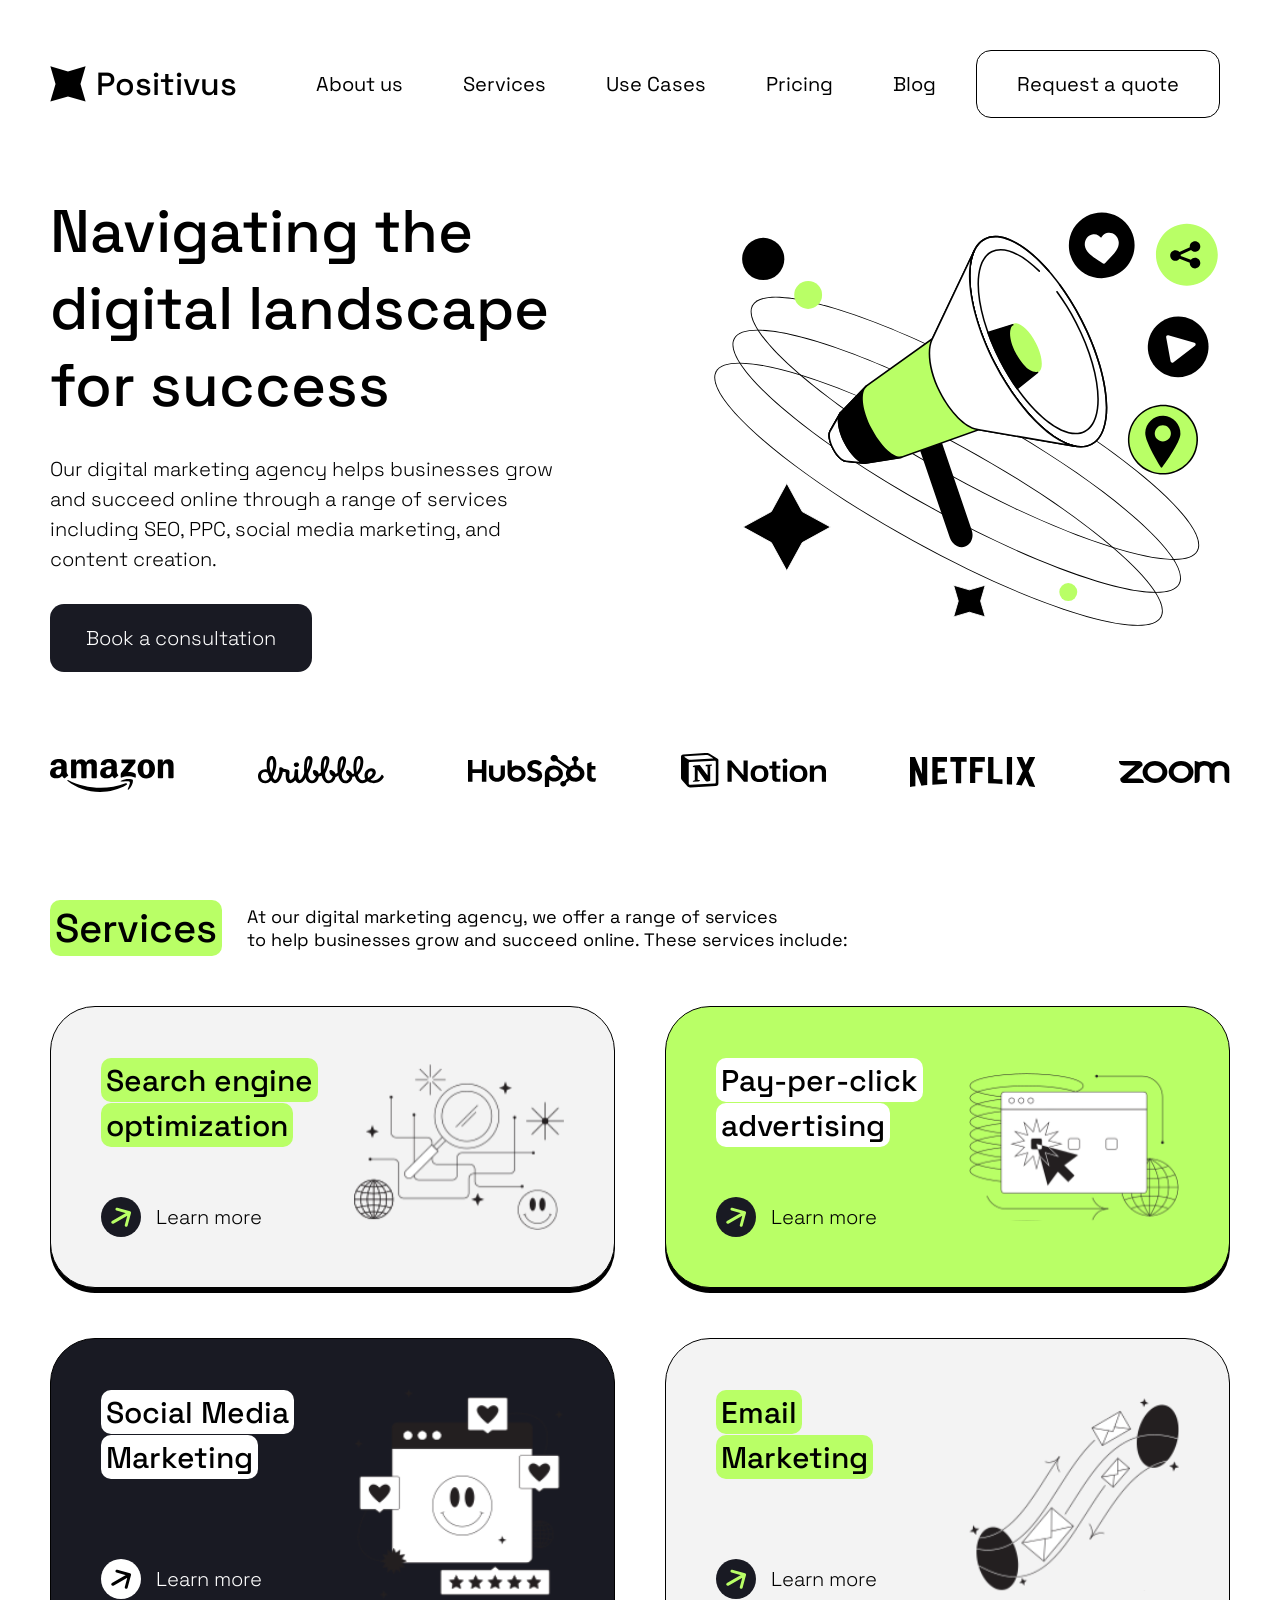
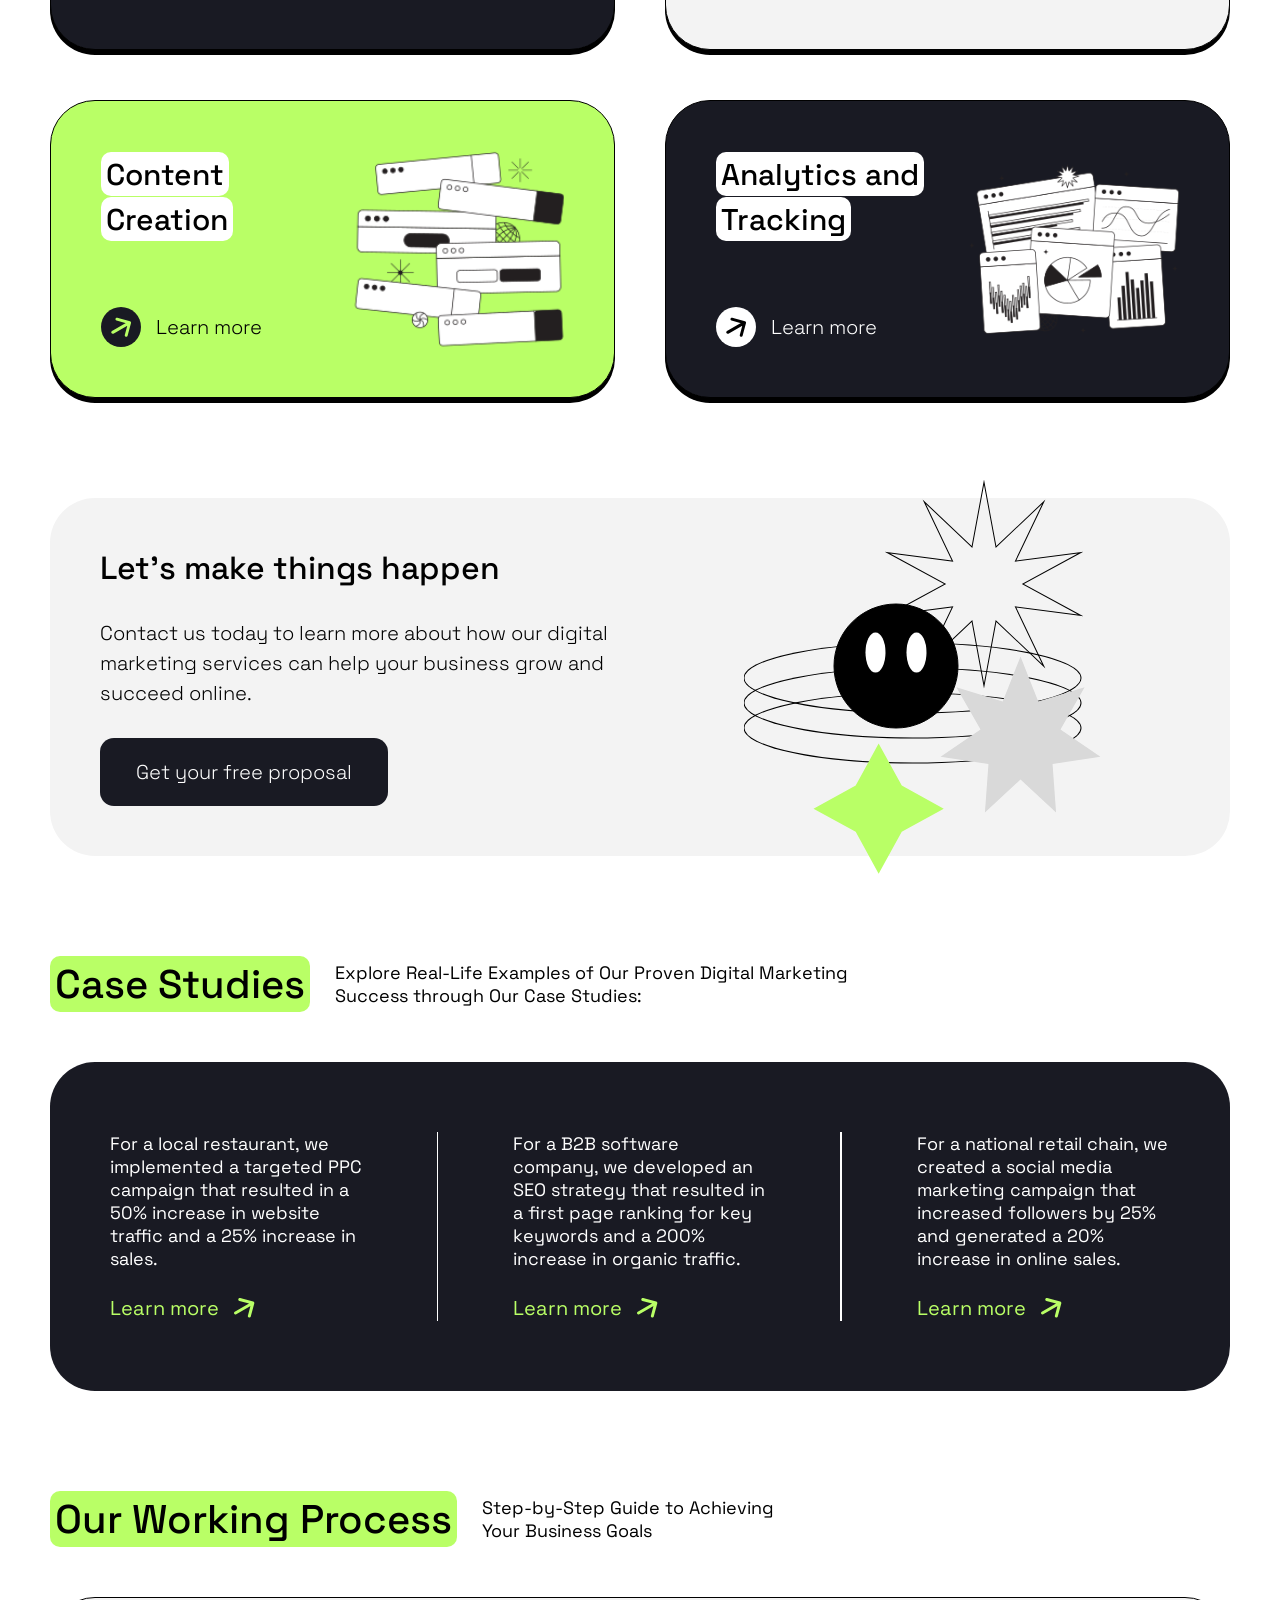
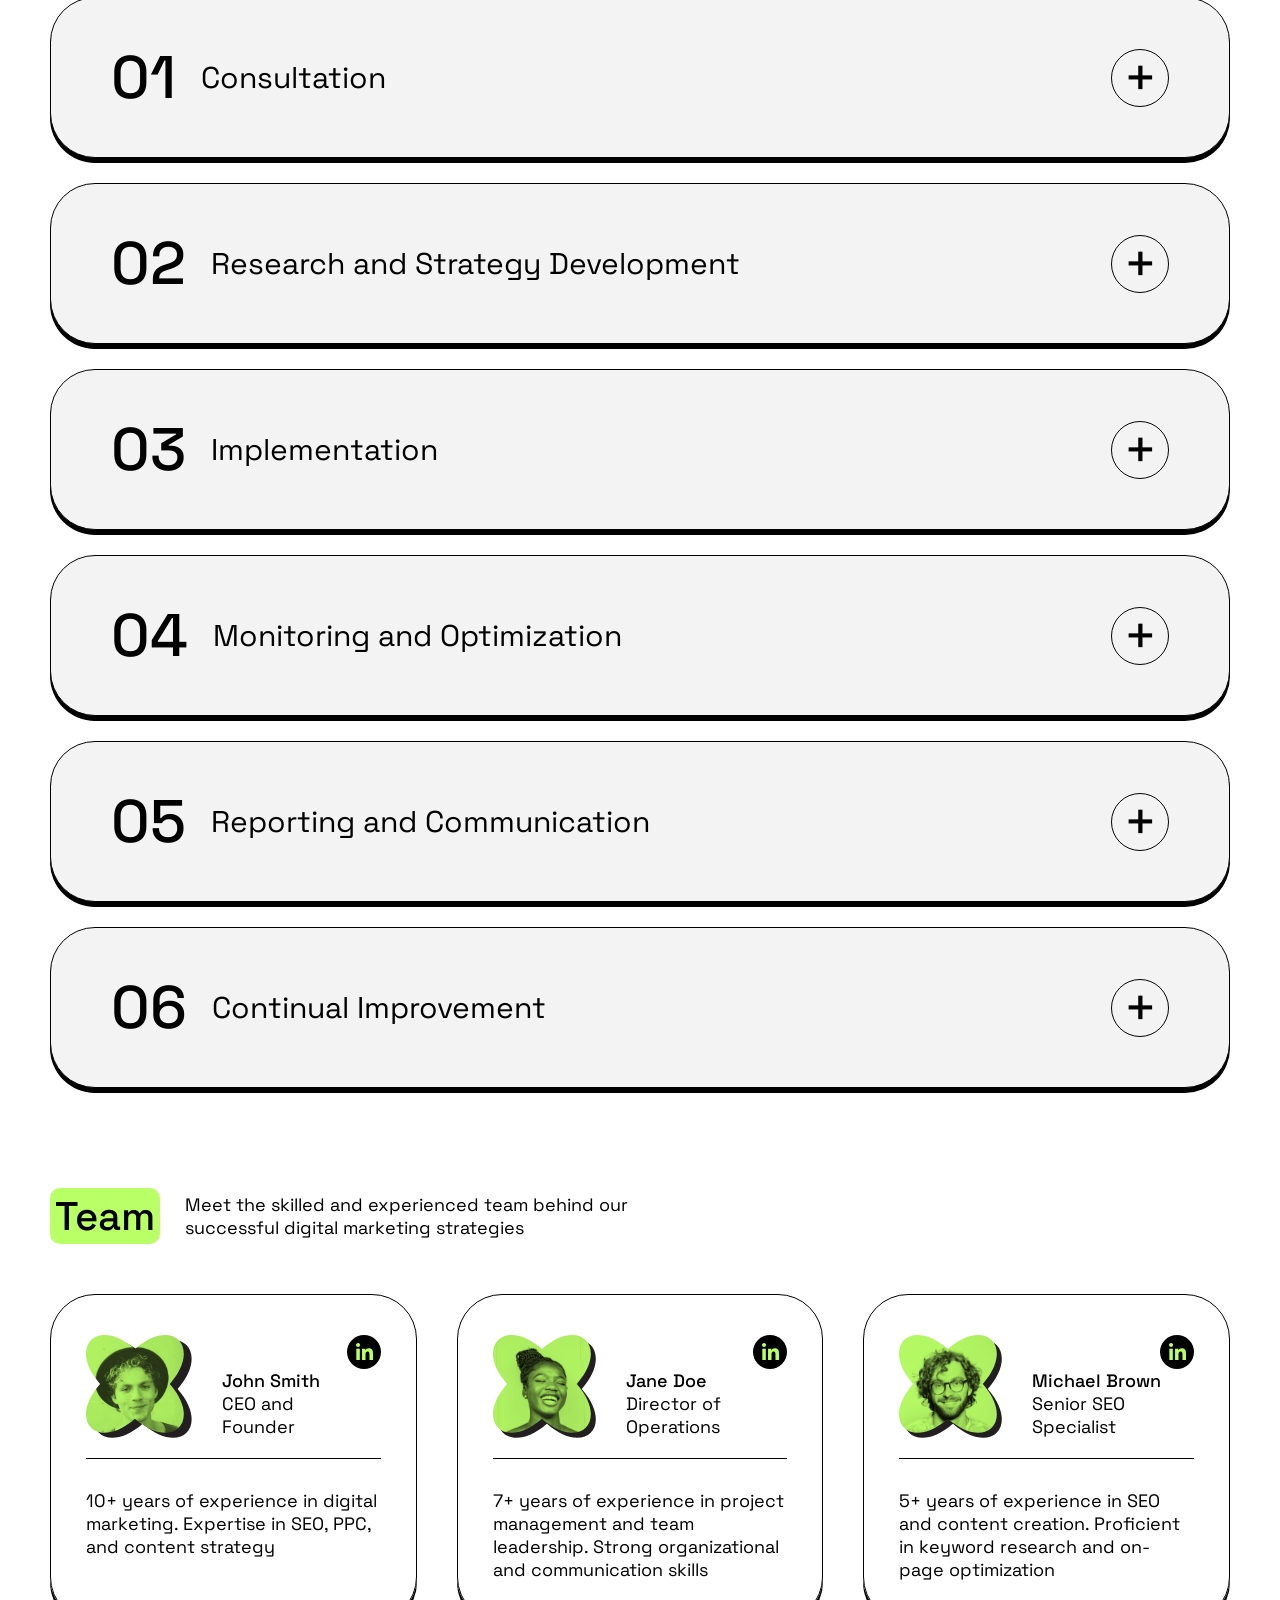
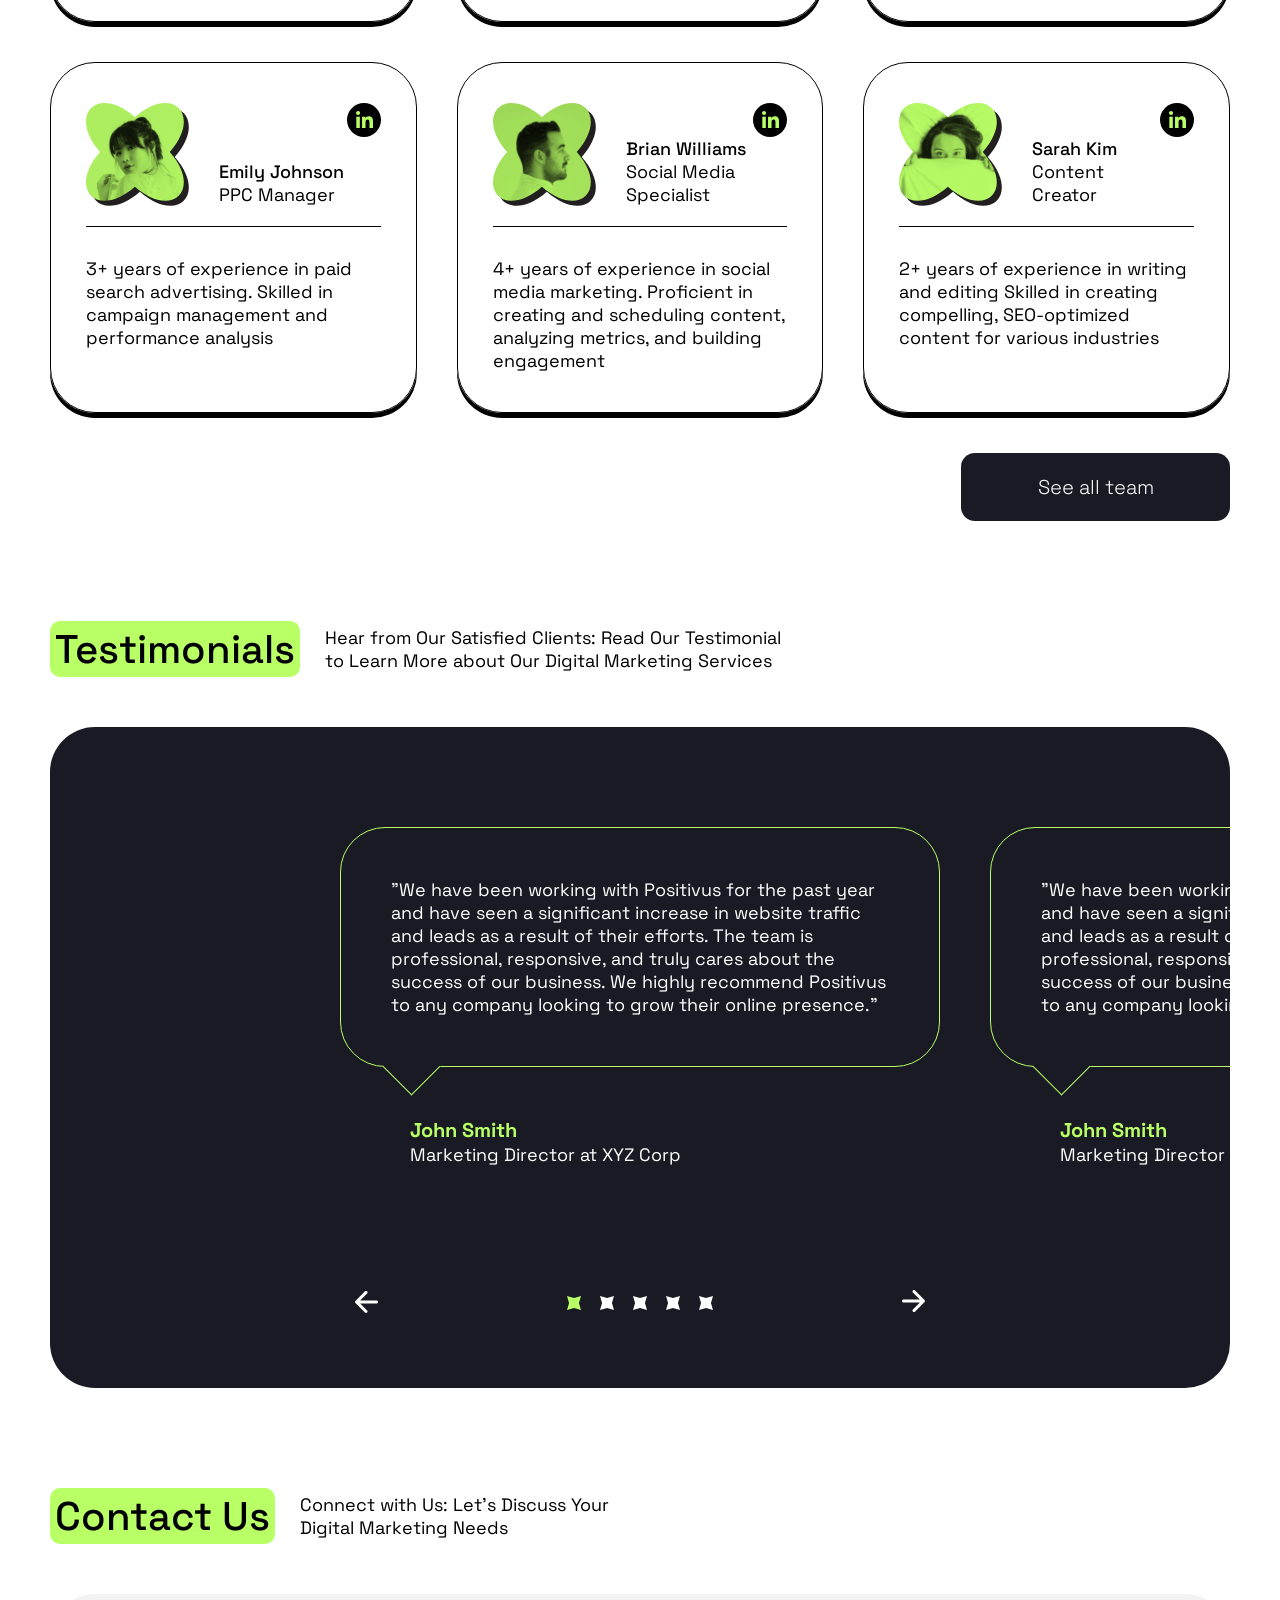
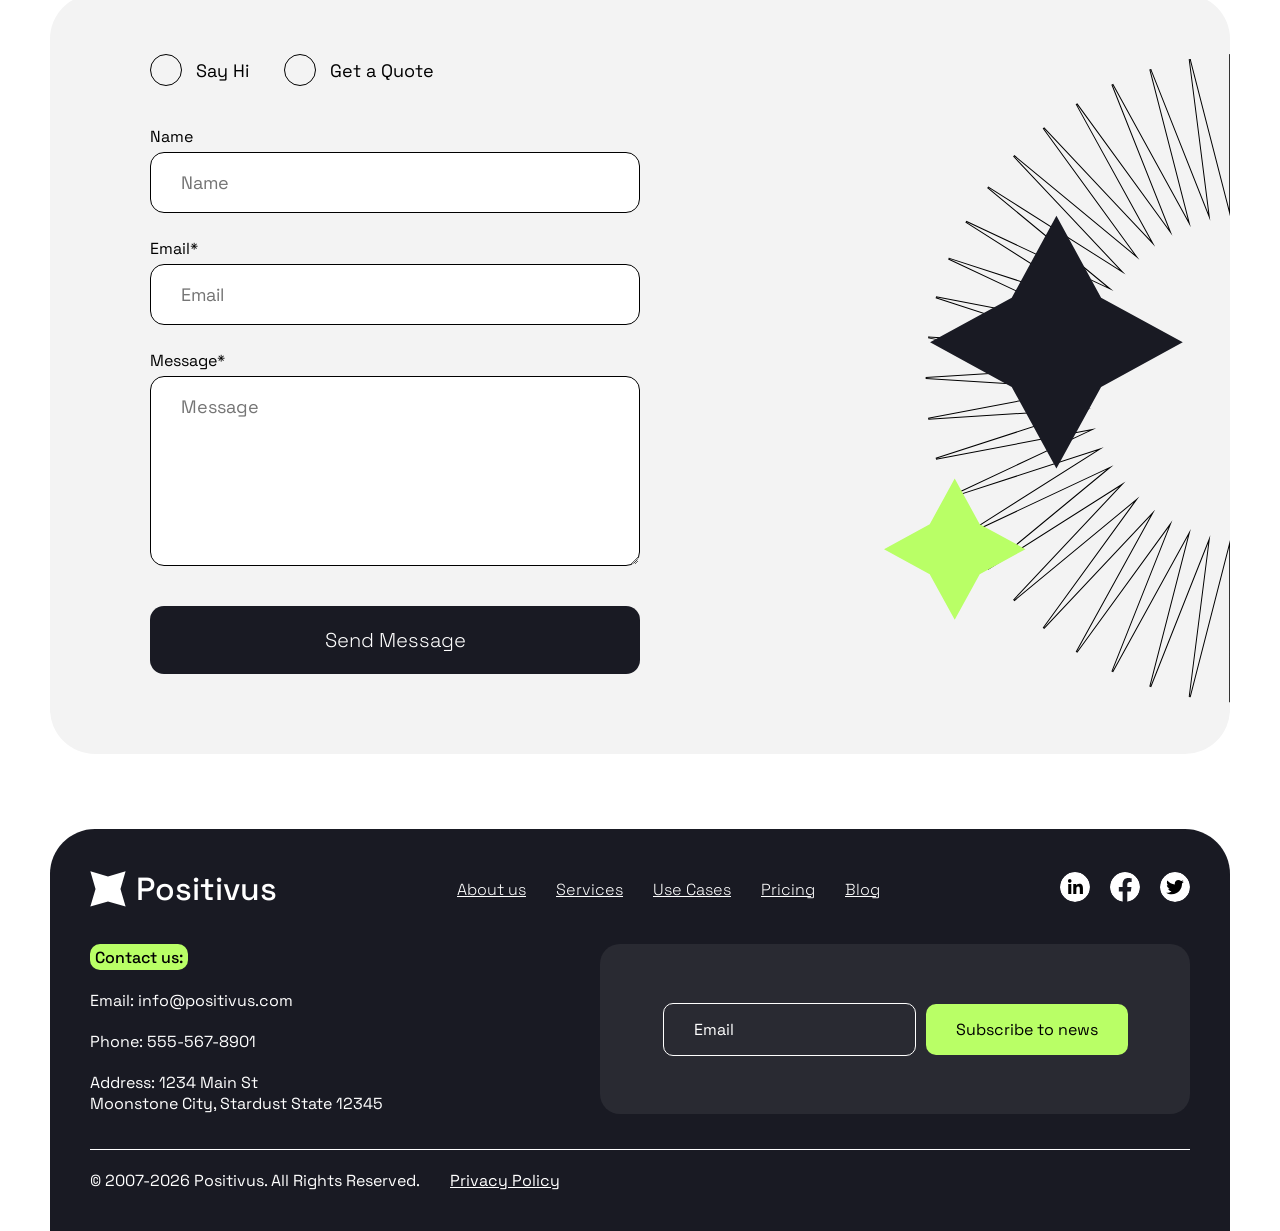
<file: index.html>
<!DOCTYPE html>
<html lang="en">
<head>
    <meta charset="UTF-8">
    <meta name="viewport" content="width=device-width, initial-scale=1.0">
    <link rel="preconnect" href="https://fonts.googleapis.com">
    <link rel="preconnect" href="https://fonts.gstatic.com" crossorigin>
    <link href="https://fonts.googleapis.com/css2?family=Space+Grotesk:wght@300..700&display=swap" rel="stylesheet">
    <link rel="stylesheet" href="Positivus.css">
    <link rel="icon" type="image/png" href="images/positivus_logo.svg">
    <title>Positivus</title>
</head>
<body>
    <header class="header">
        <div class="logo_container">
            <img src="images/positivus_logo.svg" alt="Positivus logo" class="logo">
            <span class="logo_text">Positivus</span>
        </div>
        <nav class="header_nav">
            <ul class="nav_links">
                <li><a href="#">About us</a></li>
                <li><a href="#">Services</a></li>
                <li><a href="#">Use Cases</a></li>
                <li><a href="#">Pricing</a></li>
                <li><a href="#">Blog</a></li>
                <li class="nav_cta"><a href="#" class="btn-outline">Request a quote</a></li>
            </ul>
        </nav>
    </header>

    <main class="content">
        <div class="hero">
            <div class="about">
                <div class="text">
                    <h1>Navigating the digital landscape for success</h1>
                    <p>Our digital marketing agency helps businesses grow and succeed online through a range of services including SEO, PPC, social media marketing, and content creation.</p>
                    <button class="text_button" type="button">Book a consultation</button>
                </div>
                <img src="images/positivus_illustration.svg" alt="Positivus hero illustration" class="image">
            </div>
            <div class="brand_clients">
                <a href="#" aria-label="Amazon"><img src="images/Amazon_logo.svg" alt="Amazon"></a>
                <a href="#" aria-label="Dribble"><img src="images/Dribble_logo.svg" alt="Dribble"></a>
                <a href="#" aria-label="HubSpot"><img src="images/HubSpot_logo.svg" alt="HubSpot"></a>
                <a href="#" aria-label="Notion"><img src="images/Notion_logo.svg" alt="Notion"></a>
                <a href="#" aria-label="Netflix"><img src="images/Netflix_logo.svg" alt="Netflix"></a>
                <a href="#" aria-label="Zoom"><img src="images/Zoom_logo.svg" alt="Zoom"></a>
            </div>
        </div>

        <section class="section">
            <div class="section_title_container">
                <h2 class="section_title">Services</h2>
                <p class="section_description">At our digital marketing agency, we offer a range of services<br>to help businesses grow and succeed online. These services include:</p>
            </div>

            <div class="service_container">
                <article class="service">
                    <div class="service_text">
                        <h3 class="service_heading">
                            <span class="service_title">Search engine<br>optimization</span>
                        </h3>
                        <a href="#" class="service_learnmore">
                            <img src="images/More_icon.svg" alt="">
                            <span>Learn more</span>
                        </a>
                    </div>
                    <img class="service_illustration" src="images/Service_Illustration_1.svg" alt="">
                </article>

                <article class="service">
                    <div class="service_text">
                        <h3 class="service_heading">
                            <span class="service_title">Pay-per-click<br>advertising</span>
                        </h3>
                        <a href="#" class="service_learnmore">
                            <img src="images/More_icon.svg" alt="">
                            <span>Learn more</span>
                        </a>
                    </div>
                    <img class="service_illustration" src="images/Service_Illustration_2.svg" alt="">
                </article>

                <article class="service">
                    <div class="service_text">
                        <h3 class="service_heading">
                            <span class="service_title">Social Media<br>Marketing</span>
                        </h3>
                        <a href="#" class="service_learnmore">
                            <img src="images/More_icon_light.svg" alt="">
                            <span>Learn more</span>
                        </a>
                    </div>
                    <img class="service_illustration" src="images/Service_Illustration_3.svg" alt="">
                </article>

                <article class="service">
                    <div class="service_text">
                        <h3 class="service_heading">
                            <span class="service_title">Email<br>Marketing</span>
                        </h3>
                        <a href="#" class="service_learnmore">
                            <img src="images/More_icon.svg" alt="">
                            <span>Learn more</span>
                        </a>
                    </div>
                    <img class="service_illustration" src="images/Service_Illustration_4.svg" alt="">
                </article>

                <article class="service">
                    <div class="service_text">
                        <h3 class="service_heading">
                            <span class="service_title">Content<br>Creation</span>
                        </h3>
                        <a href="#" class="service_learnmore">
                            <img src="images/More_icon.svg" alt="">
                            <span>Learn more</span>
                        </a>
                    </div>
                    <img class="service_illustration" src="images/Service_Illustration_5.svg" alt="">
                </article>

                <article class="service">
                    <div class="service_text">
                        <h3 class="service_heading">
                            <span class="service_title">Analytics and<br>Tracking</span>
                        </h3>
                        <a href="#" class="service_learnmore">
                            <img src="images/More_icon_light.svg" alt="">
                            <span>Learn more</span>
                        </a>
                    </div>
                    <img class="service_illustration" src="images/Service_Illustration_6.svg" alt="">
                </article>
            </div>
        </section>
        
        <section class="free_proposal_section">
            <div class="free_proposal_container">
                <div class="text">
                    <h3>Let’s make things happen</h3>
                    <p>Contact us today to learn more about how our digital marketing services can help your business grow and succeed online.</p>
                    <button class="text_button">Get your free proposal</button>
                </div>
                <div class="free_proposal_illustration">
                    <img src="images/positivus_proposal_illustration.svg" alt="">
                </div>
            </div>
        </section>

        <section class="section">
            <div class="section_title_container">
                <h2 class="section_title">Case Studies</h2>
                <p class="section_description">Explore Real-Life Examples of Our Proven Digital Marketing<br>Success through Our Case Studies:</p>
            </div>
            <div class="case_studies_container">
                <article class="case_studies">
                    <p>For a local restaurant, we implemented a targeted PPC campaign that resulted in a 50% increase in website traffic and a 25% increase in sales.</p>
                    <a href="#">
                        <span>Learn more</span>
                        <img src="images/Learn_more_icon.svg" alt="">
                    </a>
                </article>
                <article class="case_studies">
                    <p>For a B2B software company, we developed an SEO strategy that resulted in a first page ranking for key keywords and a 200% increase in organic traffic.</p>
                    <a href="#">
                        <span>Learn more</span>
                        <img src="images/Learn_more_icon.svg" alt="">
                    </a>
                </article>
                <article class="case_studies">
                    <p>For a national retail chain, we created a social media marketing campaign that increased followers by 25% and generated a 20% increase in online sales.</p>
                    <a href="#">
                        <span>Learn more</span>
                        <img src="images/Learn_more_icon.svg" alt="">
                    </a>
                </article>
            </div>
        </section>

        <section class="section">
            <div class="section_title_container">
                <h2 class="section_title">Our Working Process</h2>
                <p class="section_description">Step-by-Step Guide to Achieving<br>Your Business Goals</p>
            </div>
            <div class="details_container">
                <details class="details">
                    <summary class="summary">
                        <div class="summary_text">
                            <p><span class="sumary_order">01</span>Consultation</p>
                        </div>
                        <p class="summary_extension"></p>
                    </summary>
                    <p class="details_description">During the initial consultation, we will discuss your business goals and objectives, target audience, and current marketing efforts. This will allow us to understand your needs and tailor our services to best fit your requirements.</p>
                </details>
                <details class="details">
                    <summary class="summary">
                        <div class="summary_text">
                            <p><span class="sumary_order">02</span>Research and Strategy Development</p>
                        </div>
                        <p class="summary_extension"></p>
                    </summary>
                    <p class="details_description">During the initial consultation, we will discuss your business goals and objectives, target audience, and current marketing efforts. This will allow us to understand your needs and tailor our services to best fit your requirements.</p>
                </details>
                <details class="details">
                    <summary class="summary">
                        <div class="summary_text">
                            <p><span class="sumary_order">03</span>Implementation</p>
                        </div>
                        <p class="summary_extension"></p>
                    </summary>
                    <p class="details_description">During the initial consultation, we will discuss your business goals and objectives, target audience, and current marketing efforts. This will allow us to understand your needs and tailor our services to best fit your requirements.</p>
                </details>
                <details class="details">
                    <summary class="summary">
                        <div class="summary_text">
                            <p><span class="sumary_order">04</span>Monitoring and Optimization</p>
                        </div>
                        <p class="summary_extension"></p>
                    </summary>
                    <p class="details_description">During the initial consultation, we will discuss your business goals and objectives, target audience, and current marketing efforts. This will allow us to understand your needs and tailor our services to best fit your requirements.</p>
                </details>
                <details class="details">
                    <summary class="summary">
                        <div class="summary_text">
                            <p><span class="sumary_order">05</span>Reporting and Communication</p>
                        </div>
                        <p class="summary_extension"></p>
                    </summary>
                    <p class="details_description">During the initial consultation, we will discuss your business goals and objectives, target audience, and current marketing efforts. This will allow us to understand your needs and tailor our services to best fit your requirements.</p>
                </details>
                <details class="details">
                    <summary class="summary">
                        <div class="summary_text">
                            <p><span class="sumary_order">06</span>Continual Improvement</p>
                        </div>
                        <p class="summary_extension"></p>
                    </summary>
                    <p class="details_description">During the initial consultation, we will discuss your business goals and objectives, target audience, and current marketing efforts. This will allow us to understand your needs and tailor our services to best fit your requirements.</p>
                </details>
            </div>
        </section>

        <section class="section">
            <div class="section_title_container">
                <h2 class="section_title">Team</h2>
                <p class="section_description">Meet the skilled and experienced team behind our<br>successful digital marketing strategies</p>
            </div>
            <div class="team_section">
                <div class="team_container">
                    <div class="team">
                        <div class="team_person">
                            <img loading="lazy" src="images/Team_person_1.svg" alt="">
                            <div>
                                <p class="team_name">John Smith</p>
                                <p>CEO and Founder</p>
                            </div>
                            <a href="#"><img class="team_link" src="images/LinkedIn_logo_black.svg" alt=""></a>
                        </div>
                        <div class="team_description">
                            <p>10+ years of experience in digital marketing. Expertise in SEO, PPC, and content strategy</p>
                        </div>
                    </div>
                    <div class="team">
                        <div class="team_person">
                            <img loading="lazy" src="images/Team_person_2.svg" alt="">
                            <div>
                                <p class="team_name">Jane Doe</p>
                                <p>Director of Operations</p>
                            </div>
                            <a href="#"><img class="team_link" src="images/LinkedIn_logo_black.svg" alt=""></a>
                        </div>
                        <div class="team_description">
                            <p>7+ years of experience in project management and team leadership. Strong organizational and communication skills</p>
                        </div>
                    </div>
                    <div class="team">
                        <div class="team_person">
                            <img loading="lazy" src="images/Team_person_3.svg" alt="">
                            <div>
                                <p class="team_name">Michael Brown</p>
                                <p>Senior SEO Specialist</p>
                            </div>
                            <a href="#"><img class="team_link" src="images/LinkedIn_logo_black.svg" alt=""></a>
                        </div>
                        <div class="team_description">
                            <p>5+ years of experience in SEO and content creation. Proficient in keyword research and on-page optimization</p>
                        </div>
                    </div>
                    <div class="team">
                        <div class="team_person">
                            <img loading="lazy" src="images/Team_person_4.svg" alt="">
                            <div>
                                <p class="team_name">Emily Johnson</p>
                                <p>PPC Manager</p>
                            </div>
                            <a href="#"><img class="team_link" src="images/LinkedIn_logo_black.svg" alt=""></a>
                        </div>
                        <div class="team_description">
                            <p>3+ years of experience in paid search advertising. Skilled in campaign management and performance analysis</p>
                        </div>
                    </div>
                    <div class="team">
                        <div class="team_person">
                            <img loading="lazy" src="images/Team_person_5.svg" alt="">
                            <div>
                                <p class="team_name">Brian Williams</p>
                                <p>Social Media Specialist</p>
                            </div>
                            <a href="#"><img class="team_link" src="images/LinkedIn_logo_black.svg" alt=""></a>
                        </div>
                        <div class="team_description">
                            <p>4+ years of experience in social media marketing. Proficient in creating and scheduling content, analyzing metrics, and building engagement</p>
                        </div>
                    </div>
                    <div class="team">
                        <div class="team_person">
                            <img loading="lazy" src="images/Team_person_6.svg" alt="">
                            <div>
                                <p class="team_name">Sarah Kim</p>
                                <p>Content Creator</p>
                            </div>
                            <a href="#"><img class="team_link" src="images/LinkedIn_logo_black.svg" alt=""></a>
                        </div>
                        <div class="team_description">
                            <p>2+ years of experience in writing and editing Skilled in creating compelling, SEO-optimized content for various industries</p>
                        </div>
                    </div>
                </div>
                <button class="text_button">See all team</button>
            </div>
        </section>

        <section class="section">
            <div class="section_title_container">
                <h2 class="section_title">Testimonials</h2>
                <p class="section_description">Hear from Our Satisfied Clients: Read Our Testimonial<br>to Learn More about Our Digital Marketing Services</p>
            </div>
            <div class="testimonials_section">
                <div id="testimonials_container" class="testimonials_container">
                    <div class="testimonial">
                        <blockquote>
                            <p>"We have been working with Positivus for the past year and have seen a significant increase in website traffic and leads as a result of their efforts. The team is professional, responsive, and truly cares about the success of our business. We highly recommend Positivus to any company looking to grow their online presence."</p>
                        </blockquote>
                        <div>
                            <strong>John Smith</strong>
                            <p>Marketing Director at XYZ Corp</p>
                        </div>
                    </div>
                    <div class="testimonial">
                        <blockquote>
                            <p>"We have been working with Positivus for the past year and have seen a significant increase in website traffic and leads as a result of their efforts. The team is professional, responsive, and truly cares about the success of our business. We highly recommend Positivus to any company looking to grow their online presence."</p>
                        </blockquote>
                        <div>
                            <strong>John Smith</strong>
                            <p>Marketing Director at XYZ Corp</p>
                        </div>
                    </div>
                    <div class="testimonial">
                        <blockquote>
                            <p>"We have been working with Positivus for the past year and have seen a significant increase in website traffic and leads as a result of their efforts. The team is professional, responsive, and truly cares about the success of our business. We highly recommend Positivus to any company looking to grow their online presence."</p>
                        </blockquote>
                        <div>
                            <strong>John Smith</strong>
                            <p>Marketing Director at XYZ Corp</p>
                        </div>
                    </div>
                    <div class="testimonial">
                        <blockquote>
                            <p>"We have been working with Positivus for the past year and have seen a significant increase in website traffic and leads as a result of their efforts. The team is professional, responsive, and truly cares about the success of our business. We highly recommend Positivus to any company looking to grow their online presence."</p>
                        </blockquote>
                        <div>
                            <strong>John Smith</strong>
                            <p>Marketing Director at XYZ Corp</p>
                        </div>
                    </div>
                    <div class="testimonial">
                        <blockquote>
                            <p>"We have been working with Positivus for the past year and have seen a significant increase in website traffic and leads as a result of their efforts. The team is professional, responsive, and truly cares about the success of our business. We highly recommend Positivus to any company looking to grow their online presence."</p>
                        </blockquote>
                        <div>
                            <strong>John Smith</strong>
                            <p>Marketing Director at XYZ Corp</p>
                        </div>
                    </div>
                </div>
                <div class="testimonials_navigation">
                    <button id="testimonials_navigation_left"><img style="transform: rotate(180deg);" src="images/Arrow_right.svg"></button>
                    <div id="testimonials_current_nav_container" class="testimonials_current_nav_container">
                        <button id="testimonials_current_no_1"><img src="images/current_nav_position.svg"></button>
                    </div>
                    <button id="testimonials_navigation_right"><img src="images/Arrow_right.svg"></button>
                </div>
            </div>
        </section>

        <section class="section">
            <div class="section_title_container">
                <h2 class="section_title">Contact Us</h2>
                <p class="section_description">Connect with Us: Let's Discuss Your<br>Digital Marketing Needs</p>
            </div>
            <div class="contact_us_container">
                <form class="contact_us">
                    <div class="contact_us_radio_container">
                        <div>
                            <input type="radio" value="Say Hi" name="contact_us">
                            <label>Say Hi</label>
                        </div>
                        <div>
                            <input type="radio" value="Get a Quote" name="contact_us">
                            <label>Get a Quote</label>
                        </div>
                    </div>
                    <div class="contact_us_input_container">
                        <div>
                            <label>Name</label>
                            <input type="text" placeholder="Name">
                        </div>
                        <div>
                            <label>Email*</label>
                            <input type="email" placeholder="Email" required>
                        </div>
                        <div class="contact_us_message">
                            <label for="message">Message*</label>
                            <textarea id="message" name="message" placeholder="Message" required></textarea>
                        </div>
                    </div>
                    <input class="text_button" type="submit" value="Send Message">
                </form>
                <img src="images/contact_us_illustration.svg">
            </div>
        </section>

    </main>

    <footer>
        <div class="first_layer">
            <div class="logo_container">
                <svg class="footer_logo" width="36" height="36" viewBox="0 0 36 36" fill="none" xmlns="http://www.w3.org/2000/svg">
                    <path d="M17.9986 5.53472L35.5997 0.349121L30.464 18.0001L35.5997 35.6012L17.9986 30.4655L0.347656 35.6012L5.53325 18.0001L0.347656 0.349121L17.9986 5.53472Z" fill="currentColor"/>
                </svg>
                <span class="logo_text">Positivus</span>
            </div>
            <nav class="footer_nav">
                <ul>
                    <li><a href="#">About us</a></li>
                    <li><a href="#">Services</a></li>
                    <li><a href="#">Use Cases</a></li>
                    <li><a href="#">Pricing</a></li>
                    <li><a href="#">Blog</a></li>
                </ul>
            </nav>
            <div class="social_media">
                <a href="#" aria-label="LinkedIn"><img src="images/LinkedIn_logo.svg" alt="LinkedIn"></a>
                <a href="#" aria-label="Facebook"><img src="images/Facebook_logo.svg" alt="Facebook"></a>
                <a href="#" aria-label="Twitter"><img src="images/Twitter_logo.svg" alt="Twitter"></a>
            </div>
        </div>
        <div class="second_layer">
            <div class="contact_info">
                <h2 class="contact_title">Contact us:</h2>
                <p>Email: info@positivus.com</p>
                <p>Phone: 555-567-8901</p>
                <p>Address: 1234 Main St <br> Moonstone City, Stardust State 12345</p>
            </div>
            <form class="news_subscribe">
                <input type="email" placeholder="Email" aria-label="Email">
                <button type="submit">Subscribe to news</button>
            </form>
        </div>
        <div class="third_layer">
            <p>&copy; 2007-2026 Positivus. All Rights Reserved.</p>
            <a href="#">Privacy Policy</a>
        </div>
    </footer>

    <noscript>Turn on JavaScript yo</noscript>
    <script src="Positivus.js"></script>

</body>
</html>
</file>
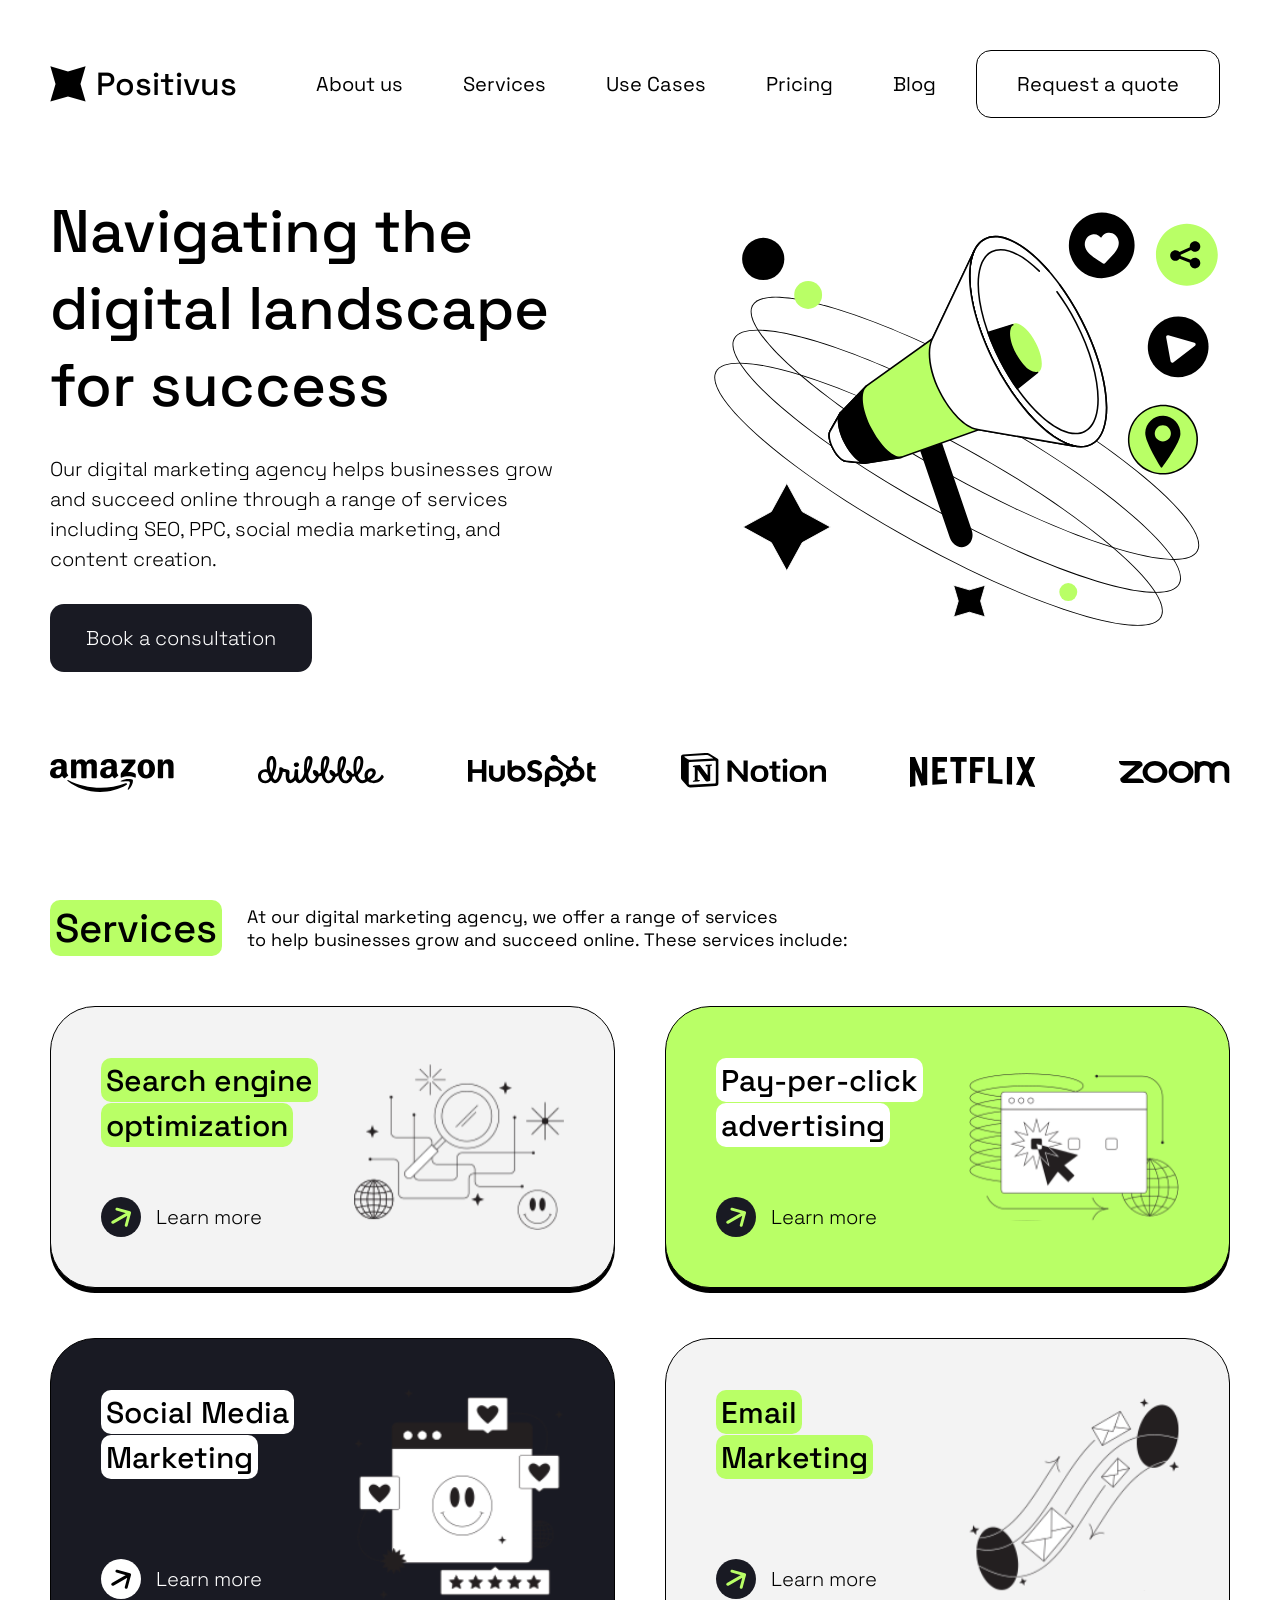
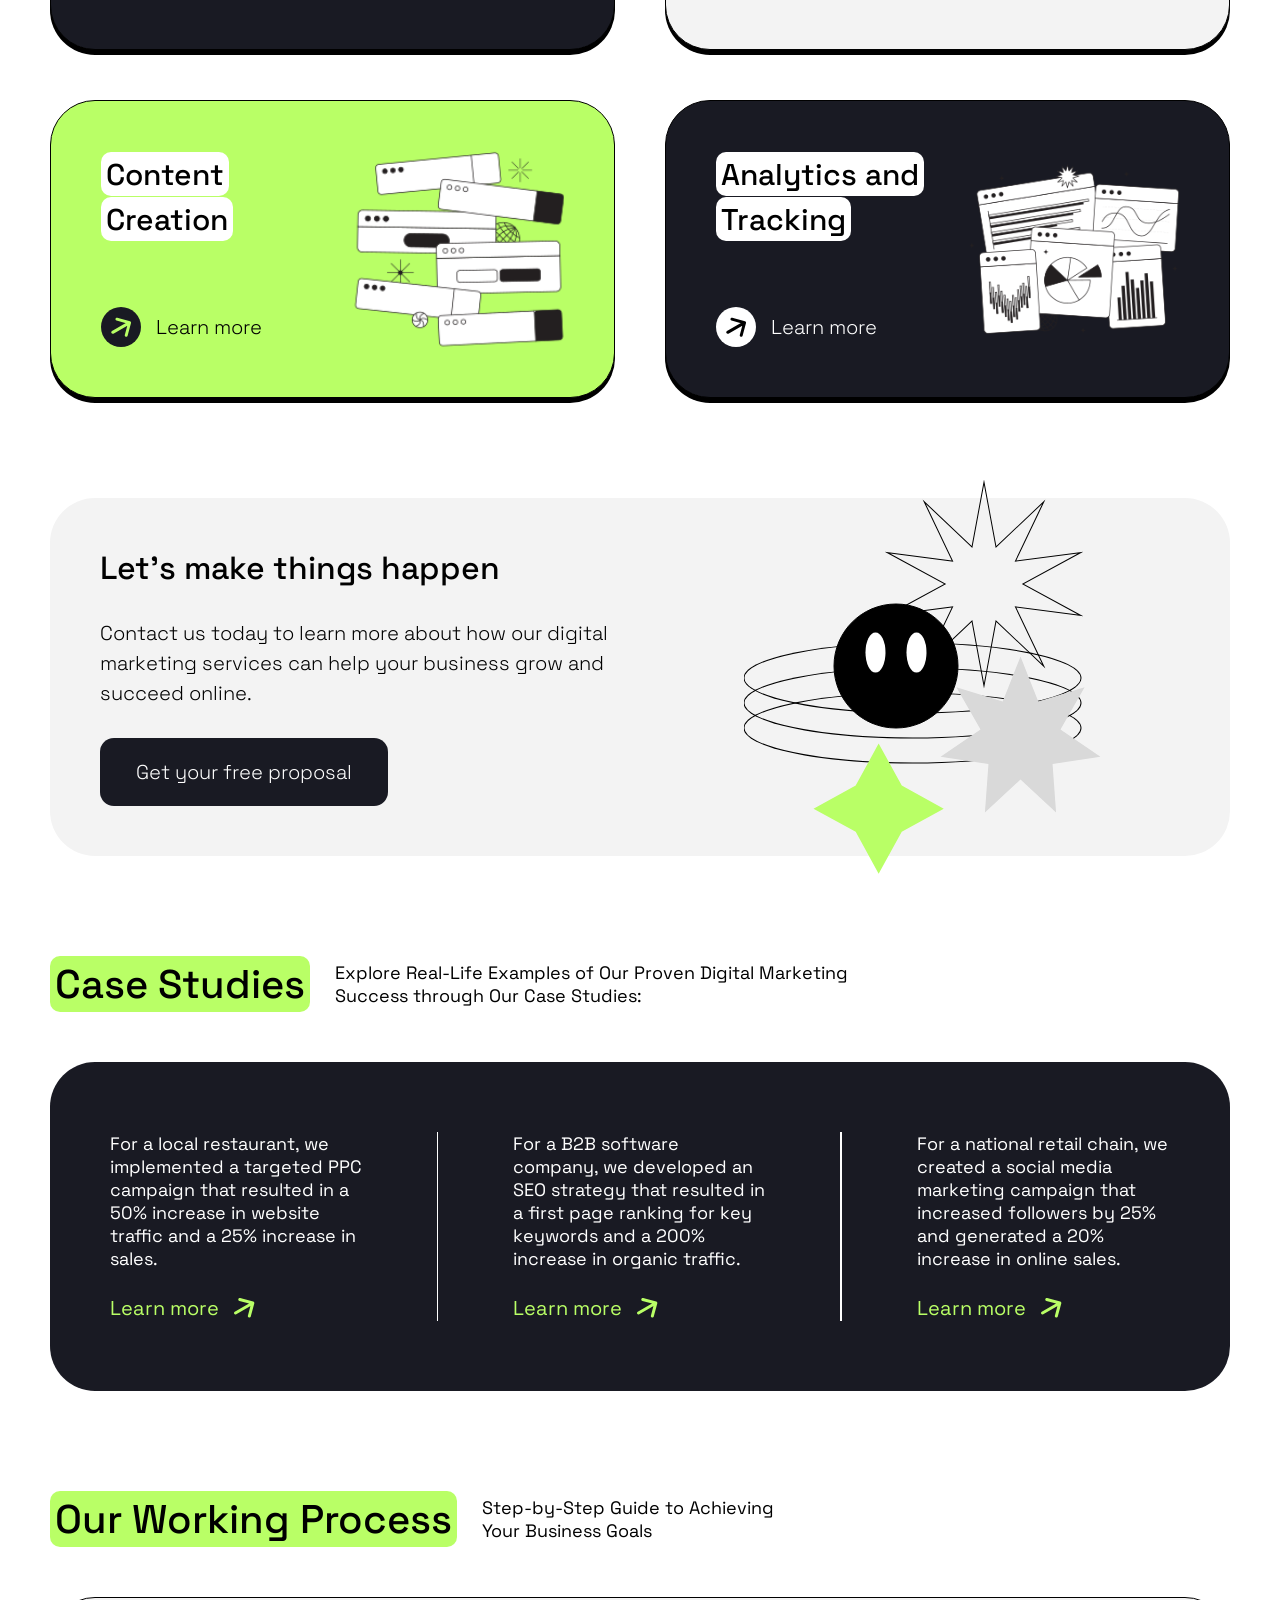
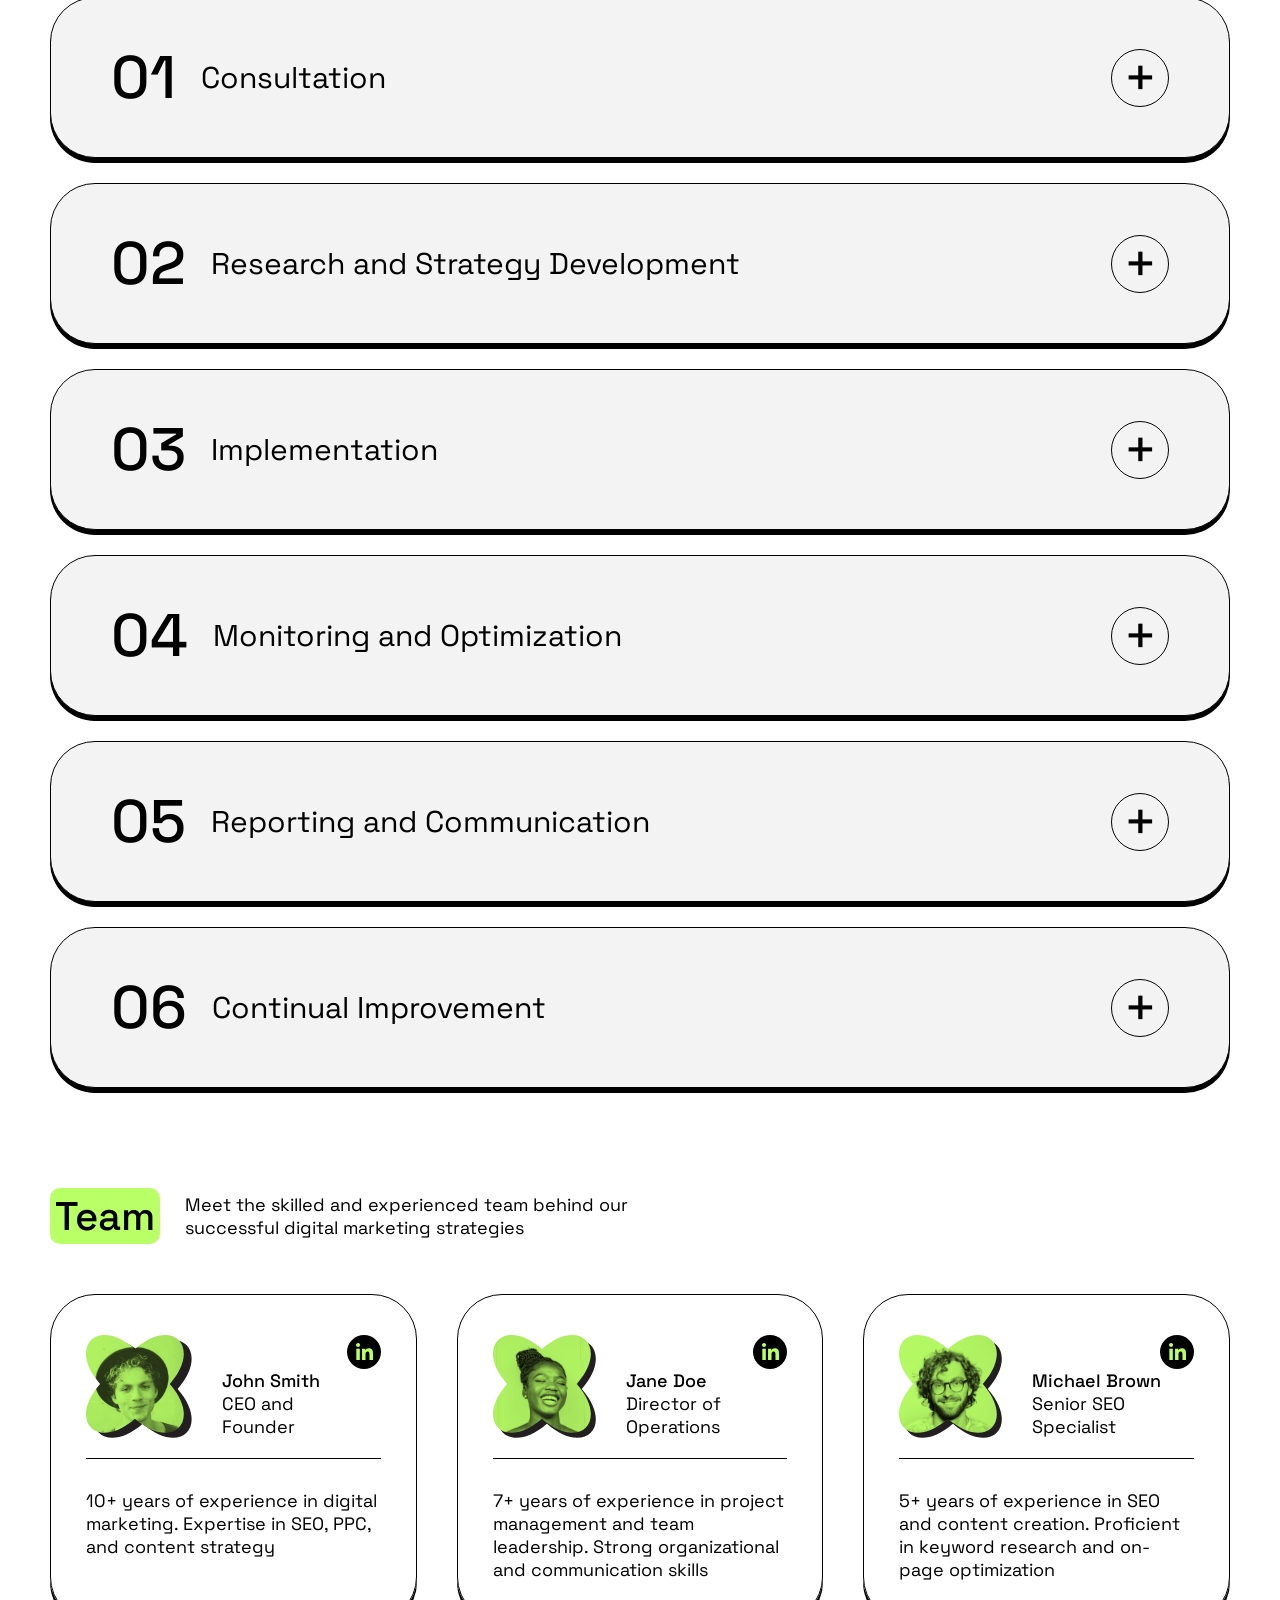
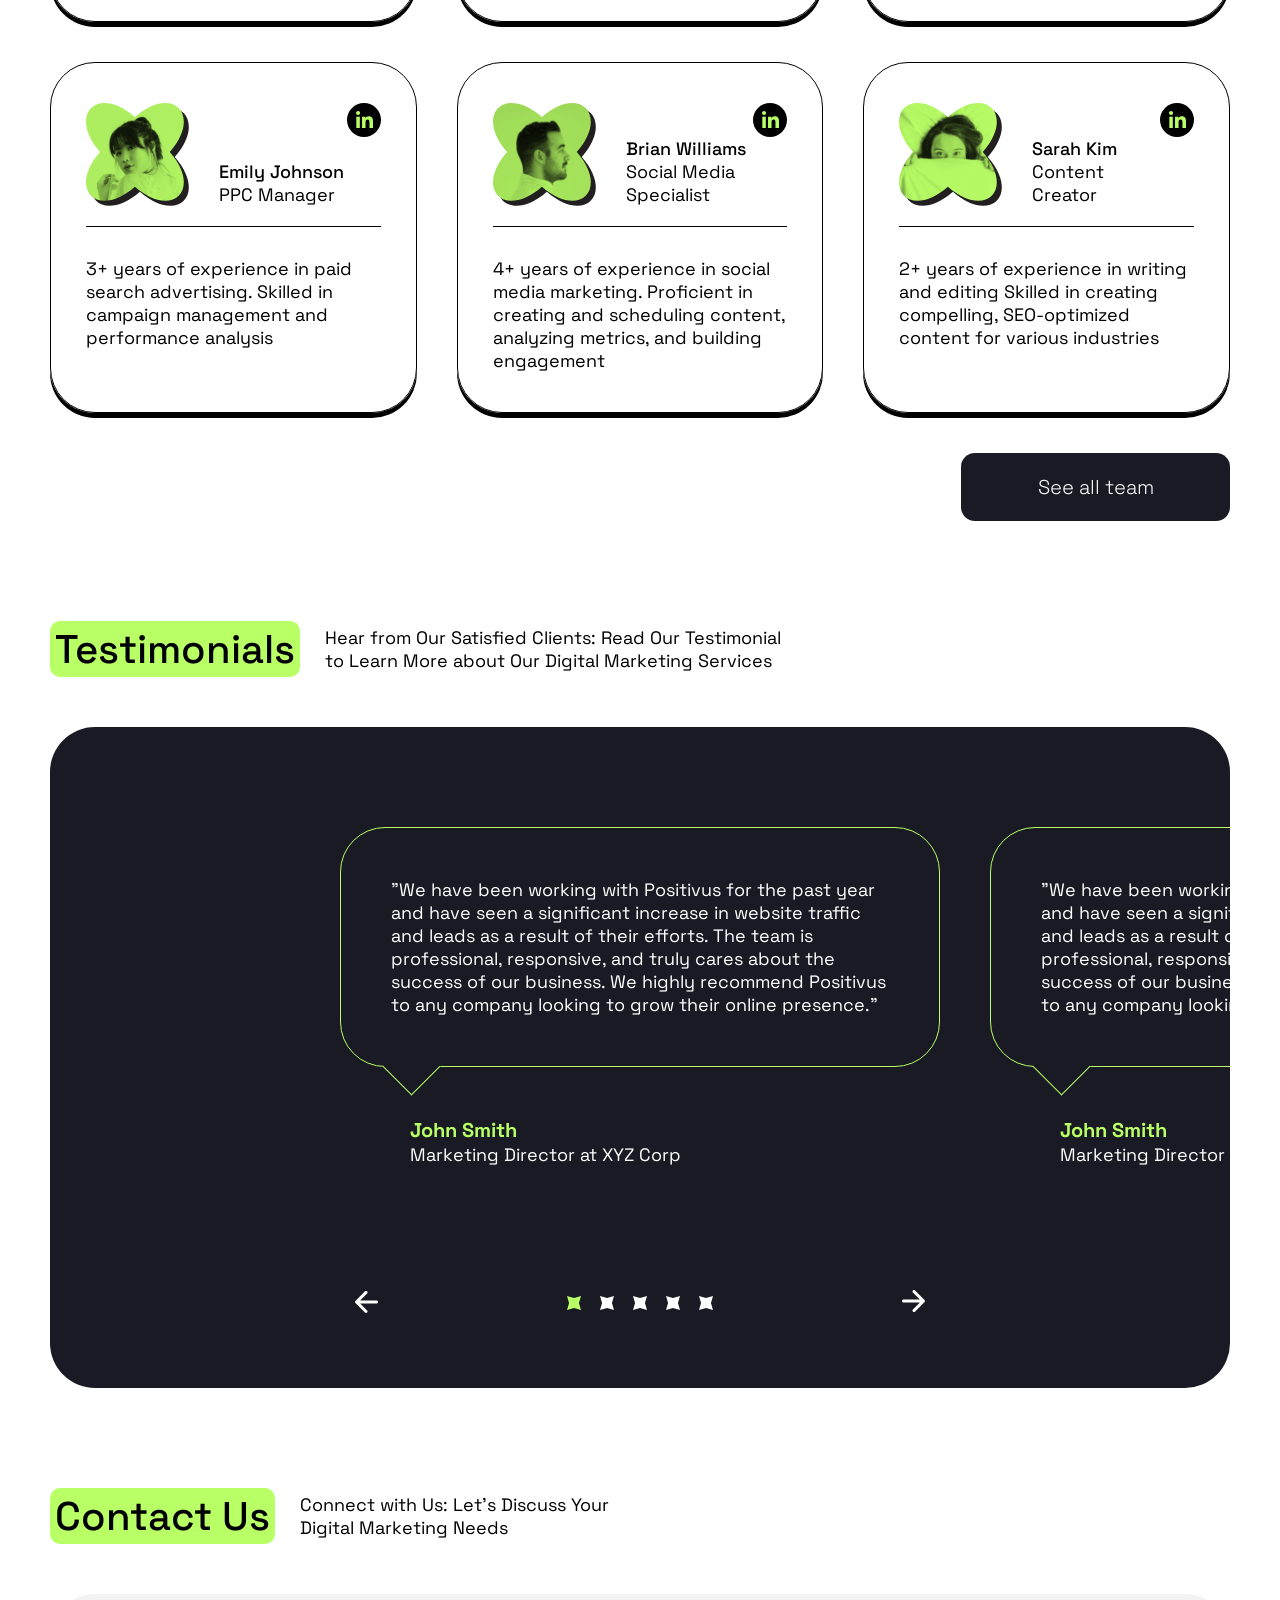
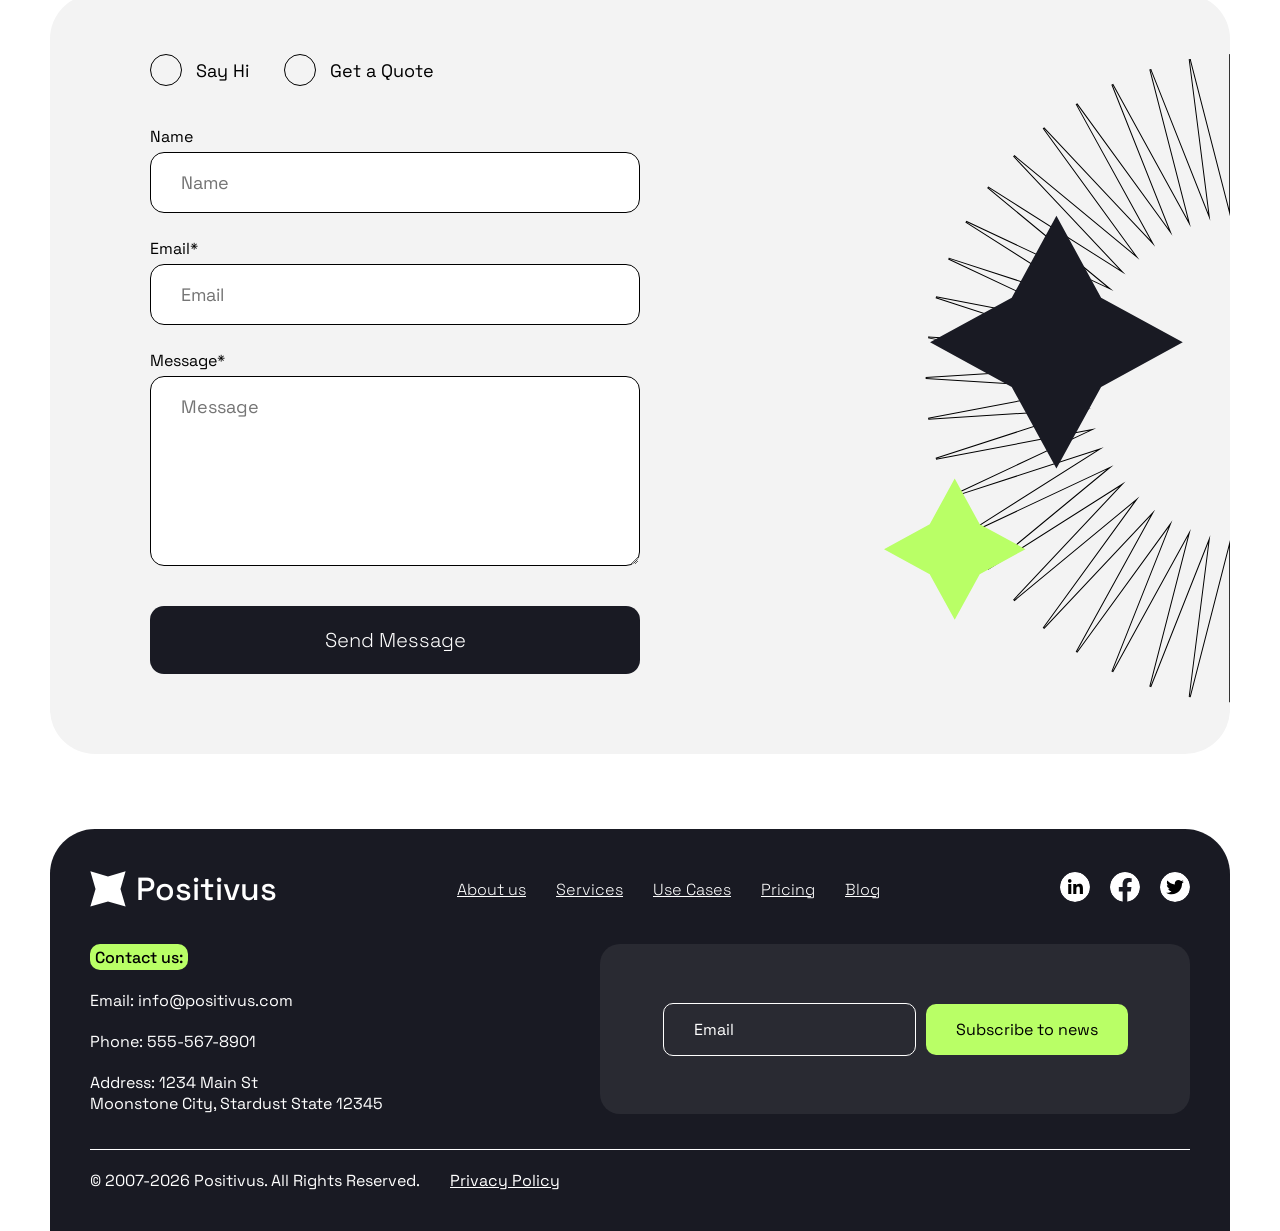
<file: Positivus.html>
<!DOCTYPE html>
<html lang="en">
<head>
    <meta charset="UTF-8">
    <meta name="viewport" content="width=device-width, initial-scale=1.0">
    <link rel="preconnect" href="https://fonts.googleapis.com">
    <link rel="preconnect" href="https://fonts.gstatic.com" crossorigin>
    <link href="https://fonts.googleapis.com/css2?family=Space+Grotesk:wght@300..700&display=swap" rel="stylesheet">
    <link rel="stylesheet" href="Positivus.css">
    <link rel="icon" type="image/png" href="images/positivus_logo.svg">
    <title>Positivus</title>
</head>
<body>
    <header class="header">
        <div class="logo_container">
            <img src="images/positivus_logo.svg" alt="Positivus logo" class="logo">
            <span class="logo_text">Positivus</span>
        </div>
        <nav class="header_nav">
            <ul class="nav_links">
                <li><a href="#">About us</a></li>
                <li><a href="#">Services</a></li>
                <li><a href="#">Use Cases</a></li>
                <li><a href="#">Pricing</a></li>
                <li><a href="#">Blog</a></li>
                <li class="nav_cta"><a href="#" class="btn-outline">Request a quote</a></li>
            </ul>
        </nav>
    </header>

    <main class="content">
        <div class="hero">
            <div class="about">
                <div class="text">
                    <h1>Navigating the digital landscape for success</h1>
                    <p>Our digital marketing agency helps businesses grow and succeed online through a range of services including SEO, PPC, social media marketing, and content creation.</p>
                    <button class="text_button" type="button">Book a consultation</button>
                </div>
                <img src="images/positivus_illustration.svg" alt="Positivus hero illustration" class="image">
            </div>
            <div class="brand_clients">
                <a href="#" aria-label="Amazon"><img src="images/Amazon_logo.svg" alt="Amazon"></a>
                <a href="#" aria-label="Dribble"><img src="images/Dribble_logo.svg" alt="Dribble"></a>
                <a href="#" aria-label="HubSpot"><img src="images/HubSpot_logo.svg" alt="HubSpot"></a>
                <a href="#" aria-label="Notion"><img src="images/Notion_logo.svg" alt="Notion"></a>
                <a href="#" aria-label="Netflix"><img src="images/Netflix_logo.svg" alt="Netflix"></a>
                <a href="#" aria-label="Zoom"><img src="images/Zoom_logo.svg" alt="Zoom"></a>
            </div>
        </div>

        <section class="section">
            <div class="section_title_container">
                <h2 class="section_title">Services</h2>
                <p class="section_description">At our digital marketing agency, we offer a range of services<br>to help businesses grow and succeed online. These services include:</p>
            </div>

            <div class="service_container">
                <article class="service">
                    <div class="service_text">
                        <h3 class="service_heading">
                            <span class="service_title">Search engine<br>optimization</span>
                        </h3>
                        <a href="#" class="service_learnmore">
                            <img src="images/More_icon.svg" alt="">
                            <span>Learn more</span>
                        </a>
                    </div>
                    <img class="service_illustration" src="images/Service_Illustration_1.svg" alt="">
                </article>

                <article class="service">
                    <div class="service_text">
                        <h3 class="service_heading">
                            <span class="service_title">Pay-per-click<br>advertising</span>
                        </h3>
                        <a href="#" class="service_learnmore">
                            <img src="images/More_icon.svg" alt="">
                            <span>Learn more</span>
                        </a>
                    </div>
                    <img class="service_illustration" src="images/Service_Illustration_2.svg" alt="">
                </article>

                <article class="service">
                    <div class="service_text">
                        <h3 class="service_heading">
                            <span class="service_title">Social Media<br>Marketing</span>
                        </h3>
                        <a href="#" class="service_learnmore">
                            <img src="images/More_icon_light.svg" alt="">
                            <span>Learn more</span>
                        </a>
                    </div>
                    <img class="service_illustration" src="images/Service_Illustration_3.svg" alt="">
                </article>

                <article class="service">
                    <div class="service_text">
                        <h3 class="service_heading">
                            <span class="service_title">Email<br>Marketing</span>
                        </h3>
                        <a href="#" class="service_learnmore">
                            <img src="images/More_icon.svg" alt="">
                            <span>Learn more</span>
                        </a>
                    </div>
                    <img class="service_illustration" src="images/Service_Illustration_4.svg" alt="">
                </article>

                <article class="service">
                    <div class="service_text">
                        <h3 class="service_heading">
                            <span class="service_title">Content<br>Creation</span>
                        </h3>
                        <a href="#" class="service_learnmore">
                            <img src="images/More_icon.svg" alt="">
                            <span>Learn more</span>
                        </a>
                    </div>
                    <img class="service_illustration" src="images/Service_Illustration_5.svg" alt="">
                </article>

                <article class="service">
                    <div class="service_text">
                        <h3 class="service_heading">
                            <span class="service_title">Analytics and<br>Tracking</span>
                        </h3>
                        <a href="#" class="service_learnmore">
                            <img src="images/More_icon_light.svg" alt="">
                            <span>Learn more</span>
                        </a>
                    </div>
                    <img class="service_illustration" src="images/Service_Illustration_6.svg" alt="">
                </article>
            </div>
        </section>
        
        <section class="free_proposal_section">
            <div class="free_proposal_container">
                <div class="text">
                    <h3>Let’s make things happen</h3>
                    <p>Contact us today to learn more about how our digital marketing services can help your business grow and succeed online.</p>
                    <button class="text_button">Get your free proposal</button>
                </div>
                <div class="free_proposal_illustration">
                    <img src="images/positivus_proposal_illustration.svg" alt="">
                </div>
            </div>
        </section>

        <section class="section">
            <div class="section_title_container">
                <h2 class="section_title">Case Studies</h2>
                <p class="section_description">Explore Real-Life Examples of Our Proven Digital Marketing<br>Success through Our Case Studies:</p>
            </div>
            <div class="case_studies_container">
                <article class="case_studies">
                    <p>For a local restaurant, we implemented a targeted PPC campaign that resulted in a 50% increase in website traffic and a 25% increase in sales.</p>
                    <a href="#">
                        <span>Learn more</span>
                        <img src="images/Learn_more_icon.svg" alt="">
                    </a>
                </article>
                <article class="case_studies">
                    <p>For a B2B software company, we developed an SEO strategy that resulted in a first page ranking for key keywords and a 200% increase in organic traffic.</p>
                    <a href="#">
                        <span>Learn more</span>
                        <img src="images/Learn_more_icon.svg" alt="">
                    </a>
                </article>
                <article class="case_studies">
                    <p>For a national retail chain, we created a social media marketing campaign that increased followers by 25% and generated a 20% increase in online sales.</p>
                    <a href="#">
                        <span>Learn more</span>
                        <img src="images/Learn_more_icon.svg" alt="">
                    </a>
                </article>
            </div>
        </section>

        <section class="section">
            <div class="section_title_container">
                <h2 class="section_title">Our Working Process</h2>
                <p class="section_description">Step-by-Step Guide to Achieving<br>Your Business Goals</p>
            </div>
            <div class="details_container">
                <details class="details">
                    <summary class="summary">
                        <div class="summary_text">
                            <p><span class="sumary_order">01</span>Consultation</p>
                        </div>
                        <p class="summary_extension"></p>
                    </summary>
                    <p class="details_description">During the initial consultation, we will discuss your business goals and objectives, target audience, and current marketing efforts. This will allow us to understand your needs and tailor our services to best fit your requirements.</p>
                </details>
                <details class="details">
                    <summary class="summary">
                        <div class="summary_text">
                            <p><span class="sumary_order">02</span>Research and Strategy Development</p>
                        </div>
                        <p class="summary_extension"></p>
                    </summary>
                    <p class="details_description">During the initial consultation, we will discuss your business goals and objectives, target audience, and current marketing efforts. This will allow us to understand your needs and tailor our services to best fit your requirements.</p>
                </details>
                <details class="details">
                    <summary class="summary">
                        <div class="summary_text">
                            <p><span class="sumary_order">03</span>Implementation</p>
                        </div>
                        <p class="summary_extension"></p>
                    </summary>
                    <p class="details_description">During the initial consultation, we will discuss your business goals and objectives, target audience, and current marketing efforts. This will allow us to understand your needs and tailor our services to best fit your requirements.</p>
                </details>
                <details class="details">
                    <summary class="summary">
                        <div class="summary_text">
                            <p><span class="sumary_order">04</span>Monitoring and Optimization</p>
                        </div>
                        <p class="summary_extension"></p>
                    </summary>
                    <p class="details_description">During the initial consultation, we will discuss your business goals and objectives, target audience, and current marketing efforts. This will allow us to understand your needs and tailor our services to best fit your requirements.</p>
                </details>
                <details class="details">
                    <summary class="summary">
                        <div class="summary_text">
                            <p><span class="sumary_order">05</span>Reporting and Communication</p>
                        </div>
                        <p class="summary_extension"></p>
                    </summary>
                    <p class="details_description">During the initial consultation, we will discuss your business goals and objectives, target audience, and current marketing efforts. This will allow us to understand your needs and tailor our services to best fit your requirements.</p>
                </details>
                <details class="details">
                    <summary class="summary">
                        <div class="summary_text">
                            <p><span class="sumary_order">06</span>Continual Improvement</p>
                        </div>
                        <p class="summary_extension"></p>
                    </summary>
                    <p class="details_description">During the initial consultation, we will discuss your business goals and objectives, target audience, and current marketing efforts. This will allow us to understand your needs and tailor our services to best fit your requirements.</p>
                </details>
            </div>
        </section>

        <section class="section">
            <div class="section_title_container">
                <h2 class="section_title">Team</h2>
                <p class="section_description">Meet the skilled and experienced team behind our<br>successful digital marketing strategies</p>
            </div>
            <div class="team_section">
                <div class="team_container">
                    <div class="team">
                        <div class="team_person">
                            <img loading="lazy" src="images/Team_person_1.svg" alt="">
                            <div>
                                <p class="team_name">John Smith</p>
                                <p>CEO and Founder</p>
                            </div>
                            <a href="#"><img class="team_link" src="images/LinkedIn_logo_black.svg" alt=""></a>
                        </div>
                        <div class="team_description">
                            <p>10+ years of experience in digital marketing. Expertise in SEO, PPC, and content strategy</p>
                        </div>
                    </div>
                    <div class="team">
                        <div class="team_person">
                            <img loading="lazy" src="images/Team_person_2.svg" alt="">
                            <div>
                                <p class="team_name">Jane Doe</p>
                                <p>Director of Operations</p>
                            </div>
                            <a href="#"><img class="team_link" src="images/LinkedIn_logo_black.svg" alt=""></a>
                        </div>
                        <div class="team_description">
                            <p>7+ years of experience in project management and team leadership. Strong organizational and communication skills</p>
                        </div>
                    </div>
                    <div class="team">
                        <div class="team_person">
                            <img loading="lazy" src="images/Team_person_3.svg" alt="">
                            <div>
                                <p class="team_name">Michael Brown</p>
                                <p>Senior SEO Specialist</p>
                            </div>
                            <a href="#"><img class="team_link" src="images/LinkedIn_logo_black.svg" alt=""></a>
                        </div>
                        <div class="team_description">
                            <p>5+ years of experience in SEO and content creation. Proficient in keyword research and on-page optimization</p>
                        </div>
                    </div>
                    <div class="team">
                        <div class="team_person">
                            <img loading="lazy" src="images/Team_person_4.svg" alt="">
                            <div>
                                <p class="team_name">Emily Johnson</p>
                                <p>PPC Manager</p>
                            </div>
                            <a href="#"><img class="team_link" src="images/LinkedIn_logo_black.svg" alt=""></a>
                        </div>
                        <div class="team_description">
                            <p>3+ years of experience in paid search advertising. Skilled in campaign management and performance analysis</p>
                        </div>
                    </div>
                    <div class="team">
                        <div class="team_person">
                            <img loading="lazy" src="images/Team_person_5.svg" alt="">
                            <div>
                                <p class="team_name">Brian Williams</p>
                                <p>Social Media Specialist</p>
                            </div>
                            <a href="#"><img class="team_link" src="images/LinkedIn_logo_black.svg" alt=""></a>
                        </div>
                        <div class="team_description">
                            <p>4+ years of experience in social media marketing. Proficient in creating and scheduling content, analyzing metrics, and building engagement</p>
                        </div>
                    </div>
                    <div class="team">
                        <div class="team_person">
                            <img loading="lazy" src="images/Team_person_6.svg" alt="">
                            <div>
                                <p class="team_name">Sarah Kim</p>
                                <p>Content Creator</p>
                            </div>
                            <a href="#"><img class="team_link" src="images/LinkedIn_logo_black.svg" alt=""></a>
                        </div>
                        <div class="team_description">
                            <p>2+ years of experience in writing and editing Skilled in creating compelling, SEO-optimized content for various industries</p>
                        </div>
                    </div>
                </div>
                <button class="text_button">See all team</button>
            </div>
        </section>

        <section class="section">
            <div class="section_title_container">
                <h2 class="section_title">Testimonials</h2>
                <p class="section_description">Hear from Our Satisfied Clients: Read Our Testimonial<br>to Learn More about Our Digital Marketing Services</p>
            </div>
            <div class="testimonials_section">
                <div id="testimonials_container" class="testimonials_container">
                    <div class="testimonial">
                        <blockquote>
                            <p>"We have been working with Positivus for the past year and have seen a significant increase in website traffic and leads as a result of their efforts. The team is professional, responsive, and truly cares about the success of our business. We highly recommend Positivus to any company looking to grow their online presence."</p>
                        </blockquote>
                        <div>
                            <strong>John Smith</strong>
                            <p>Marketing Director at XYZ Corp</p>
                        </div>
                    </div>
                    <div class="testimonial">
                        <blockquote>
                            <p>"We have been working with Positivus for the past year and have seen a significant increase in website traffic and leads as a result of their efforts. The team is professional, responsive, and truly cares about the success of our business. We highly recommend Positivus to any company looking to grow their online presence."</p>
                        </blockquote>
                        <div>
                            <strong>John Smith</strong>
                            <p>Marketing Director at XYZ Corp</p>
                        </div>
                    </div>
                    <div class="testimonial">
                        <blockquote>
                            <p>"We have been working with Positivus for the past year and have seen a significant increase in website traffic and leads as a result of their efforts. The team is professional, responsive, and truly cares about the success of our business. We highly recommend Positivus to any company looking to grow their online presence."</p>
                        </blockquote>
                        <div>
                            <strong>John Smith</strong>
                            <p>Marketing Director at XYZ Corp</p>
                        </div>
                    </div>
                    <div class="testimonial">
                        <blockquote>
                            <p>"We have been working with Positivus for the past year and have seen a significant increase in website traffic and leads as a result of their efforts. The team is professional, responsive, and truly cares about the success of our business. We highly recommend Positivus to any company looking to grow their online presence."</p>
                        </blockquote>
                        <div>
                            <strong>John Smith</strong>
                            <p>Marketing Director at XYZ Corp</p>
                        </div>
                    </div>
                    <div class="testimonial">
                        <blockquote>
                            <p>"We have been working with Positivus for the past year and have seen a significant increase in website traffic and leads as a result of their efforts. The team is professional, responsive, and truly cares about the success of our business. We highly recommend Positivus to any company looking to grow their online presence."</p>
                        </blockquote>
                        <div>
                            <strong>John Smith</strong>
                            <p>Marketing Director at XYZ Corp</p>
                        </div>
                    </div>
                </div>
                <div class="testimonials_navigation">
                    <button id="testimonials_navigation_left"><img style="transform: rotate(180deg);" src="images/Arrow_right.svg"></button>
                    <div id="testimonials_current_nav_container" class="testimonials_current_nav_container">
                        <button id="testimonials_current_no_1"><img src="images/current_nav_position.svg"></button>
                    </div>
                    <button id="testimonials_navigation_right"><img src="images/Arrow_right.svg"></button>
                </div>
            </div>
        </section>

        <section class="section">
            <div class="section_title_container">
                <h2 class="section_title">Contact Us</h2>
                <p class="section_description">Connect with Us: Let's Discuss Your<br>Digital Marketing Needs</p>
            </div>
            <div class="contact_us_container">
                <form class="contact_us">
                    <div class="contact_us_radio_container">
                        <div>
                            <input type="radio" value="Say Hi" name="contact_us">
                            <label>Say Hi</label>
                        </div>
                        <div>
                            <input type="radio" value="Get a Quote" name="contact_us">
                            <label>Get a Quote</label>
                        </div>
                    </div>
                    <div class="contact_us_input_container">
                        <div>
                            <label>Name</label>
                            <input type="text" placeholder="Name">
                        </div>
                        <div>
                            <label>Email*</label>
                            <input type="email" placeholder="Email" required>
                        </div>
                        <div class="contact_us_message">
                            <label for="message">Message*</label>
                            <textarea id="message" name="message" placeholder="Message" required></textarea>
                        </div>
                    </div>
                    <input class="text_button" type="submit" value="Send Message">
                </form>
                <img src="images/contact_us_illustration.svg">
            </div>
        </section>

    </main>

    <footer>
        <div class="first_layer">
            <div class="logo_container">
                <svg class="footer_logo" width="36" height="36" viewBox="0 0 36 36" fill="none" xmlns="http://www.w3.org/2000/svg">
                    <path d="M17.9986 5.53472L35.5997 0.349121L30.464 18.0001L35.5997 35.6012L17.9986 30.4655L0.347656 35.6012L5.53325 18.0001L0.347656 0.349121L17.9986 5.53472Z" fill="currentColor"/>
                </svg>
                <span class="logo_text">Positivus</span>
            </div>
            <nav class="footer_nav">
                <ul>
                    <li><a href="#">About us</a></li>
                    <li><a href="#">Services</a></li>
                    <li><a href="#">Use Cases</a></li>
                    <li><a href="#">Pricing</a></li>
                    <li><a href="#">Blog</a></li>
                </ul>
            </nav>
            <div class="social_media">
                <a href="#" aria-label="LinkedIn"><img src="images/LinkedIn_logo.svg" alt="LinkedIn"></a>
                <a href="#" aria-label="Facebook"><img src="images/Facebook_logo.svg" alt="Facebook"></a>
                <a href="#" aria-label="Twitter"><img src="images/Twitter_logo.svg" alt="Twitter"></a>
            </div>
        </div>
        <div class="second_layer">
            <div class="contact_info">
                <h2 class="contact_title">Contact us:</h2>
                <p>Email: info@positivus.com</p>
                <p>Phone: 555-567-8901</p>
                <p>Address: 1234 Main St <br> Moonstone City, Stardust State 12345</p>
            </div>
            <form class="news_subscribe">
                <input type="email" placeholder="Email" aria-label="Email">
                <button type="submit">Subscribe to news</button>
            </form>
        </div>
        <div class="third_layer">
            <p>&copy; 2007-2026 Positivus. All Rights Reserved.</p>
            <a href="#">Privacy Policy</a>
        </div>
    </footer>

    <noscript>Turn on JavaScript yo</noscript>
    <script src="Positivus.js"></script>

</body>
</html>
</file>
<file: Positivus.css>
:root {
    --green: #B9FF66;
    --dark: #191A23;
    --dark-2: #292A32;
    --white: #FFFFFF;
    --black: #000000;
    --light: #F3F3F3;
}

* {
    margin: 0;
    padding: 0;
    box-sizing: border-box;
}

body {
    font-family: "Space Grotesk", sans-serif;
    max-width: 1440px;
    min-width: 320px;
    margin: 0 auto;
    padding: 50px 50px 0;
    display: flex;
    flex-direction: column;
    gap: 75px;
}

button,
input {
    font: inherit;
}

button,
.btn-outline {
    cursor: pointer;
}

ul {
    list-style: none;
    display: flex;
    flex-direction: row;
}

a {
    color: inherit;
    text-wrap: nowrap;
}

/* ---------- Logo ---------- */

.logo_container {
    display: flex;
    align-items: center;
    justify-content: center;
    gap: 10px;
}

.logo_text {
    font-size: 2rem;
    font-weight: 500;
    position: relative;
    transition: 0.3s;
}

/* ---------- Header ---------- */

.header {
    display: flex;
    flex-direction: row;
    align-items: center;
    justify-content: space-between;
}

.header_nav {
    display: flex;
    align-items: center;
    justify-content: center;
}

.nav_links {
    align-items: center;
}

.nav_links li {
    margin: 0 10px;
    padding: 10px 20px;
    font-size: 1.25rem;
    border-radius: 15px;
}

.btn-outline:hover {
    background-color: var(--green);
}

.nav_links a {
    text-decoration: none;
    color: var(--black);
    font-weight: 400;
    position: relative;
}

.nav_links a:not(.btn-outline)::after {
    content: "";
    position: absolute;
    left: 0px;
    bottom: -2px;
    height: 2px;
    width: 0px;
    background-color: black;
    transition: 0.3s;
}

.nav_links a:hover::after {
    width: 100%;
}

.nav_links li.nav_cta {
    padding: 0;
    border: 1px solid var(--black);
}

.btn-outline {
    display: block;
    transition: background-color 0.3s;
    border-radius: 15px;
    padding: 20px 40px;
}

.phone_header_nav {
    display: none;
}

.phone_nav_links {
    display: flex;
    flex-direction: column;
}

/* ---------- Hero ---------- */

.content {
    display: flex;
    flex-direction: column;
    gap: 100px;
}

.hero {
    display: flex;
    flex-direction: column;
    gap: 75px;
}

.about {
    display: grid;
    grid-template-columns: 1fr 1fr;
    gap: 100px;
    align-items: center;
}

.about img {
    width: 100%;
    height: auto;
}

.text {
    display: flex;
    flex-direction: column;
    align-items: flex-start;
    gap: 30px;
}

.text h1 {
    font-size: 3.75rem;
    font-weight: 500;
}

.text h3 {
    font-size: 2rem;
    font-weight: 500;
}

.text p {
    font-size: 1.25rem;
    max-width: 650px;
    line-height: 1.5;
    font-weight: 300;
    text-wrap: pretty;
}

.text_button {
    background-color: var(--dark);
    color: var(--white);
    border: 1px solid transparent;
    font-size: 1.25rem;
    font-weight: 300;
    border-radius: 14px;
    padding: 20px 35px;
    transition: 0.3s;
}

.text_button:hover {
    background-color: var(--green);
    color: var(--black);
    border-color: var(--black);
}

.text_button:active {
    background-color: var(--black);
    color: var(--white);
    border-color: var(--white);
}

.brand_clients {
    display: flex;
    flex-direction: row;
    justify-content: space-between;
    filter: brightness(0);
}

/* ---------- Section --------- */

.section {
    display: flex;
    flex-direction: column;
    gap: 50px;
}

.section_title_container {
    display: flex;
    flex-direction: row;
    align-items: center;
    gap: 25px;
}

.section_title {
    background-color: var(--green);
    border-radius: 10px;
    padding: 2.5px 5px;
    font-size: 2.5rem;
    font-weight: 500;
}

.section_description {
    font-size: 1.125rem;
}

/* ---------- Service --------- */

.service_container {
    display: grid;
    grid-template-columns: repeat(2, minmax(0, 1fr));
    gap: 50px;
}

.service {
    --bg: var(--light);
    --title-bg: var(--green);

    display: flex;
    flex-direction: row;
    align-items: center;
    justify-content: space-between;
    gap: 30px;
    padding: 50px;
    background-color: var(--bg);
    color: var(--black);
    border: 1px solid var(--black);
    border-radius: 45px;
    box-shadow: 0 5px 0 var(--black);
    transition: 0.3s;
}

.service:active {
    transform: translateY(5px);
    box-shadow: none;
}

.service:nth-child(3n + 2) {
    --bg: var(--green);
    --title-bg: var(--white);
}

.service:nth-child(3n) {
    --bg: var(--dark);
    --title-bg: var(--white);
    color: var(--white);
}

.service:nth-child(3n) .service_learnmore span::after {
    background-color: var(--white);
}

.service_text {
    display: flex;
    flex-direction: column;
    justify-content: space-between;
    align-self: stretch;
    gap: 50px;
}

.service_heading {
    font-size: 1.875rem;
    font-weight: 500;
    line-height: 1.5;
}

.service_title {
    background-color: var(--title-bg);
    color: var(--black);
    border-radius: 10px;
    padding: 2.5px 5px;
    box-decoration-break: clone;
    -webkit-box-decoration-break: clone;
}

.service_learnmore {
    display: flex;
    flex-direction: row;
    align-items: center;
    gap: 15px;
    font-size: 1.25rem;
    font-weight: 300;
    text-decoration: none;
}

.service_learnmore span {
    position: relative;
}

.service_learnmore span::after {
    content: "";
    position: absolute;
    left: 0px;
    bottom: -2px;
    height: 2px;
    width: 0px;
    background-color: black;
    transition: 0.3s;
}

.service_learnmore:hover span::after {
    width: 100%;
}

.service_learnmore img {
    transition: 0.3s;
    width: 2.5rem;
}

.service_learnmore:hover img {
    transform: rotate(30deg);
}

.service_illustration {
    max-width: 210px;
    height: auto;
}

/* ---------- Proposal -------- */

.free_proposal_container {
    background-color: var(--light);
    display: grid;
    grid-template-columns: repeat(2, 1fr);
    border-radius: 45px;
    gap: 50px;
    padding: 50px;
}

.free_proposal_illustration {
    position: relative;
    justify-content: center;
    align-items: center;
}

.free_proposal_illustration img {
    position: absolute;
    top: 50%;
    left: 50%;
    transform: translate(-50%, -50%);
    
}

/* ---------- Case Studies ---- */

.case_studies_container {
    display: grid;
    grid-template-columns: repeat(3, 1fr);
    border-radius: 45px;
    padding: 70px 60px;
    gap: 150px;
    background-color: var(--dark);
    color: var(--white);
    font-size: 1.125rem;
}

.case_studies {
    display: flex;
    flex-direction: column;
    gap: 25px;
    position: relative;
}

.case_studies:not(:last-child)::after {
    content: "";
    position: absolute;
    top: 0;
    bottom: 0;
    right: -75px;
    width: 1.5px;
    background-color: var(--white);
}

.case_studies a {
    font-size: 1.25rem;
    color: var(--green);
    text-decoration: none;
    display: flex;
    gap: 15px;
    align-items: center;
    width: fit-content;
}

.case_studies a span {
    position: relative;
}

.case_studies a span::after {
    content: "";
    position: absolute;
    left: 0px;
    bottom: -2px;
    height: 2px;
    width: 0px;
    background-color: var(--green);
    transition: 0.3s;
}

.case_studies a:hover span::after {
    width: 100%;
}

/* ------ Working Process ----- */ 

.details_container {
    display: flex;
    flex-direction: column;
    gap: 25px;
}

.details {
    background-color: var(--light);
    border-radius: 45px;
    border: solid 1px var(--black);
    box-shadow: 0 5px 0 var(--black);
    padding: 41px 60px;
}

.details[open] {
    background-color: var(--green);
    display: flex;
    flex-direction: column;
    gap: 50px;
}

.summary_extension::after {
    content: "+";
}

.details[open] .summary_extension::after{
    content: "−";
}

.summary {
    display: flex;
    justify-content: space-between;
    align-items: center;
    list-style: none;
    gap: 25px;
}

.summary_text p {
    display: flex;
    justify-content: center;
    align-items: center;
    gap: 25px;
    font-size: 1.875rem;
}

.summary_text span {
    font-weight: 500;
    font-size: 3.75rem;
}

.summary_extension {
    display: flex;
    justify-content: center;
    align-items: center;
    font-size: 3.5rem;
    flex-shrink: 0;
    width: 58px;
    height: 58px;
    border-radius: 999px;
    border: solid 1.5px var(--black);
    cursor: pointer;
}

.details_description {
    position: relative;
    font-size: 1.125rem;
}

.details_description::after {
    content: "";
    position: absolute;
    top: -25px;
    left: 0px;
    width: 100%;
    border-top: solid 1.5px var(--black);
}

/* ----------- Team ----------- */

.team_section {
    display: flex;
    flex-direction: column;
    justify-content: end;
    align-items: end;
    gap: 40px;
}

.team_section button {
    width: 269px;
}

.team_container {
    display: grid;
    grid-template-columns: repeat(3, 1fr);
    gap: 40px;
}

.team {
    display: flex;
    flex-direction: column;
    border: solid 1px var(--black);
    border-radius: 45px;
    box-shadow: 0 5px 0 var(--black);
    padding: 40px 35px;
    gap: 30px;
}

.team_person {
    position: relative;
    display: flex;
    align-items: end;
    gap: 30px;
    border-bottom: solid 1px var(--black);
    padding-bottom: 20px;
}

.team_name {
    font-size: 1.25rem;
    font-weight: 500;
}

.team_person p {
    font-size: 1.125rem;
}

.team_link {
    top: 0;
    right: 0;
    position: absolute;
}

.team_description {
    font-size: 1.125rem;
}

/* ------- Testimonials ------- */

.testimonials_section {
    overflow: hidden;
    background-color: var(--dark);
    border-radius: 45px;
    display: flex;
    flex-direction: column;
    padding: 100px 0 70px 0;
    gap: 124px;
}

.testimonials_container{
    display: flex;
    overflow-x: auto;
    scroll-snap-type: x mandatory;
    scrollbar-width: none;
    color: var(--white);
    padding: 0 500px;
    gap: 50px;
}

.testimonials_container::-webkit-scrollbar {
    display: none; 
}

.testimonial {
    flex: 0 0 600px;
    scroll-snap-align: center;
}

.testimonial blockquote {
    z-index: 1;
    position: relative;
    border: solid 1px var(--green);
    border-radius: 45px;
    padding: 50px;
    margin-bottom: 50px;
    font-size: 1.125rem;
}

.testimonial blockquote::after {
    z-index: -1;
    content: "";
    position: absolute;
    width: 40px;
    height: 40px;
    background-color: var(--dark);
    border-right: solid 1px var(--green);
    border-bottom: solid 1px var(--green);
    bottom: -21px;
    transform: rotate(45deg);
    
}

.testimonial div {
    padding-left: 70px;
}

.testimonial div strong {
    font-size: 1.25rem;
    color: var(--green);
}

.testimonial div p {
    font-size: 1.125rem;
    color: var(--white);
}

.testimonials_navigation {
    display: flex;
    justify-content: center;
    align-items: center;
    gap: 189px;
}

.testimonials_navigation button {
    background-color: transparent;
    border: none;
}

.testimonials_current_nav_container {
    display: flex;
    gap: 19px;
}

.testimonials_current_nav_container button.active svg path {
    fill: var(--green);
}

/* -------- Contact Us -------- */

.contact_us_container {
    background-color: var(--light);
    border-radius: 45px;
    padding: 60px 100px 80px 100px;
    display: flex;
    position: relative;
    overflow: hidden;
}

.contact_us_container img {
    position: absolute;
    right: -346px;
}

.contact_us {
    display: flex;
    flex-direction: column;
    gap: 40px;
    flex: 0.5;
}

.contact_us_radio_container {
    display: flex;
    gap: 35px;
    font-size: 1.125rem;
}

.contact_us_radio_container div{
    display: flex;
    align-items: center;
    gap: 14px;
}

.contact_us_radio_container div input[type="radio"] {
  appearance: none;
  margin: 0;
  width: 32px;
  height: 32px;
  border: 1.5px solid #000000;
  border-radius: 50%;
  display: inline-grid;
  place-content: center;
  cursor: pointer;
  background-color: transparent;
}

.contact_us_radio_container div input[type="radio"]::before {
  content: "";
  width: 18px;
  height: 18px;
  border-radius: 50%;
  background-color: var(--green);
  transform: scale(0);
  transition: 100ms transform ease-in-out;
}

.contact_us_radio_container div input[type="radio"]:checked::before {
  transform: scale(1);
}

.contact_us_radio_container div input[type="radio"]:focus-visible {
  outline: 2px solid var(--green);
  outline-offset: 3px;
}

.contact_us_input_container {
    display: flex;
    flex-direction: column;
    gap: 25px;
}

.contact_us_input_container div {
    display: flex;
    flex-direction: column;
    gap: 5px;
}

.contact_us_input_container div input {
    padding: 18px 30px;
    border-radius: 14px;
    border: solid 1.5px var(--black);
    font-size: 1.125rem;
}

.contact_us_input_container div input,
.contact_us_input_container div textarea {
    padding: 18px 30px;
    border-radius: 14px;
    border: solid 1.5px var(--black);
    font-size: 1.125rem;
    font-family: inherit;
}

.contact_us_message textarea {
    min-height: 190px;
    resize: vertical;
}

/* ---------- Footer ---------- */

footer {
    background-color: var(--dark);
    color: var(--white);
    border-radius: 45px 45px 0 0;
    padding: 40px;
}

.first_layer {
    display: flex;
    flex-direction: row;
    align-items: center;
    justify-content: space-between;
}

.footer_nav ul {
    gap: 10px;
}

.footer_nav li {
    padding: 5px 10px;
}

.footer_nav a {
    color: var(--white);
    font-weight: 300;
}

.social_media {
    display: flex;
    align-items: center;
    justify-content: center;
    gap: 20px;
}

.social_media img {
    border-radius: 999px;
}

.second_layer {
    display: flex;
    flex-direction: row;
    justify-content: space-between;
    padding: 35px 0;
}

.contact_info {
    display: flex;
    flex-direction: column;
    align-items: flex-start;
    justify-content: center;
    gap: 20px;
    flex: 1;
}

.contact_title {
    width: fit-content;
    padding: 2.5px 5px;
    border-radius: 10px;
    font-size: 1rem;
    font-weight: 500;
    color: var(--black);
    background-color: var(--green);
}

.news_subscribe {
    display: flex;
    align-items: center;
    justify-content: center;
    gap: 10px;
    flex: 1;
    padding: 40px;
    background-color: var(--dark-2);
    border-radius: 20px;
}

.news_subscribe input,
.news_subscribe button {
    padding: 15px 30px;
    border-radius: 10px;
}

.news_subscribe input {
    border: 1px solid var(--white);
    color: var(--white);
    background-color: transparent;
}

.news_subscribe input::placeholder {
    color: var(--white);
}

.news_subscribe input:focus-visible,
.news_subscribe button:focus-visible {
    outline: 2px solid var(--green);
    outline-offset: 2px;
}

.news_subscribe button {
    background-color: var(--green);
    border: none;
    font-size: 1rem;
}

.third_layer {
    display: flex;
    flex-direction: row;
    align-items: center;
    gap: 30px;
    padding-top: 20px;
    border-top: 1px solid var(--white);
}

/* ---------- Responsive ---------- */

@media (max-width: 1240px) {
    body {
        padding: 20px 50px 0;
    }

    .header {
        flex-direction: column;
        gap: 20px;
    }

    .nav_links{
        flex-wrap: wrap;
        justify-content: center;
    }

    .brand_clients {
        flex-wrap: wrap;
        gap: 30px;
        justify-content: center;
    }

    .service_illustration {
        display: none;
    }

    .case_studies_container {
        gap: 75px;
    }

    .case_studies:not(:last-child)::after {
    right: -40px;
    }

    .team_container {
        grid-template-columns: repeat(2, 1fr);
    }
    
}

@media (max-width: 1100px) {
    .testimonials_container {
        padding: 0px 50px;
    }
}

@media (max-width: 900px) {
    body {
        padding: 20px 20px 0;
    }

    .header,
    .first_layer,
    .second_layer {
        flex-direction: column;
        gap: 20px;
    }

    .nav_links,
    .footer_nav ul {
        flex-wrap: wrap;
        justify-content: center;
    }

    .about {
        justify-items: center;
        gap: 40px;
    }

    .text {
        max-width: 750px;
        align-items: center;
        text-align: center;
    }

    .text h1 {
        text-align: center;
        font-size: 2.0rem;
    }

    .service_container {
        grid-template-columns: 1fr;
    }

    .service_illustration {
        display: block;
    }

    .service {
        padding: 30px;
        border-radius: 30px;
    }

    .section_title_container {
        flex-direction: column;
        align-items: flex-start;
    }

    .free_proposal_container {
        grid-template-columns: 1fr;
    }

    .free_proposal_illustration {
        display: none;
    }

    .case_studies_container {
        grid-template-columns: 1fr;
        gap: 50px;
    }

    .case_studies:not(:last-child)::after {
    bottom: -28px;
    top: auto;
    right: auto;
    width: 100%;
    height: 1.5px;
    background-color: var(--white);
}

    .news_subscribe {
        flex-direction: column;
        width: 100%;
    }

    .third_layer {
        flex-direction: column;
        align-items: flex-start;
        gap: 10px;
    }
}

@media (max-width: 768px) {

    .about {
        grid-template-columns: 1fr;
    }

    .image {
        display: none;
    }

    .team_container {
        grid-template-columns: 1fr;
    }

    .contact_us_container img {
        display: none;
    }

    .contact_us {
        flex: 1;
    }
}

@media (max-width:580px) {
    .service_illustration {
        display: none;
    }

    .contact_us_container {
        padding: 40px 50px 40px 50px;
    }

    .details {
        padding: 21px 40px;
    }

    .summary {
        flex-direction: column;
        gap: 10px;
    }

    .sumary_text p {
        font-size: 1.125rem;
    }

    .summary_text span {
        font-weight: 500;
        font-size: 2.15rem;
    }

    .sumary_order {
        display: none;
    }

    .summary_extension {
        border: solid 0.5px;
        font-size: 1.5rem;
        width: 40px;
        height: 40px;
    }

    .testimonials_container {
        padding: 0px 50px;
        gap: 25px;
    }

    .testimonial {
        flex: 0 0 300px;
    }
}

@media (max-width: 370px) {
    .team {
        padding: 20px 15px;
    }
}
</file>
